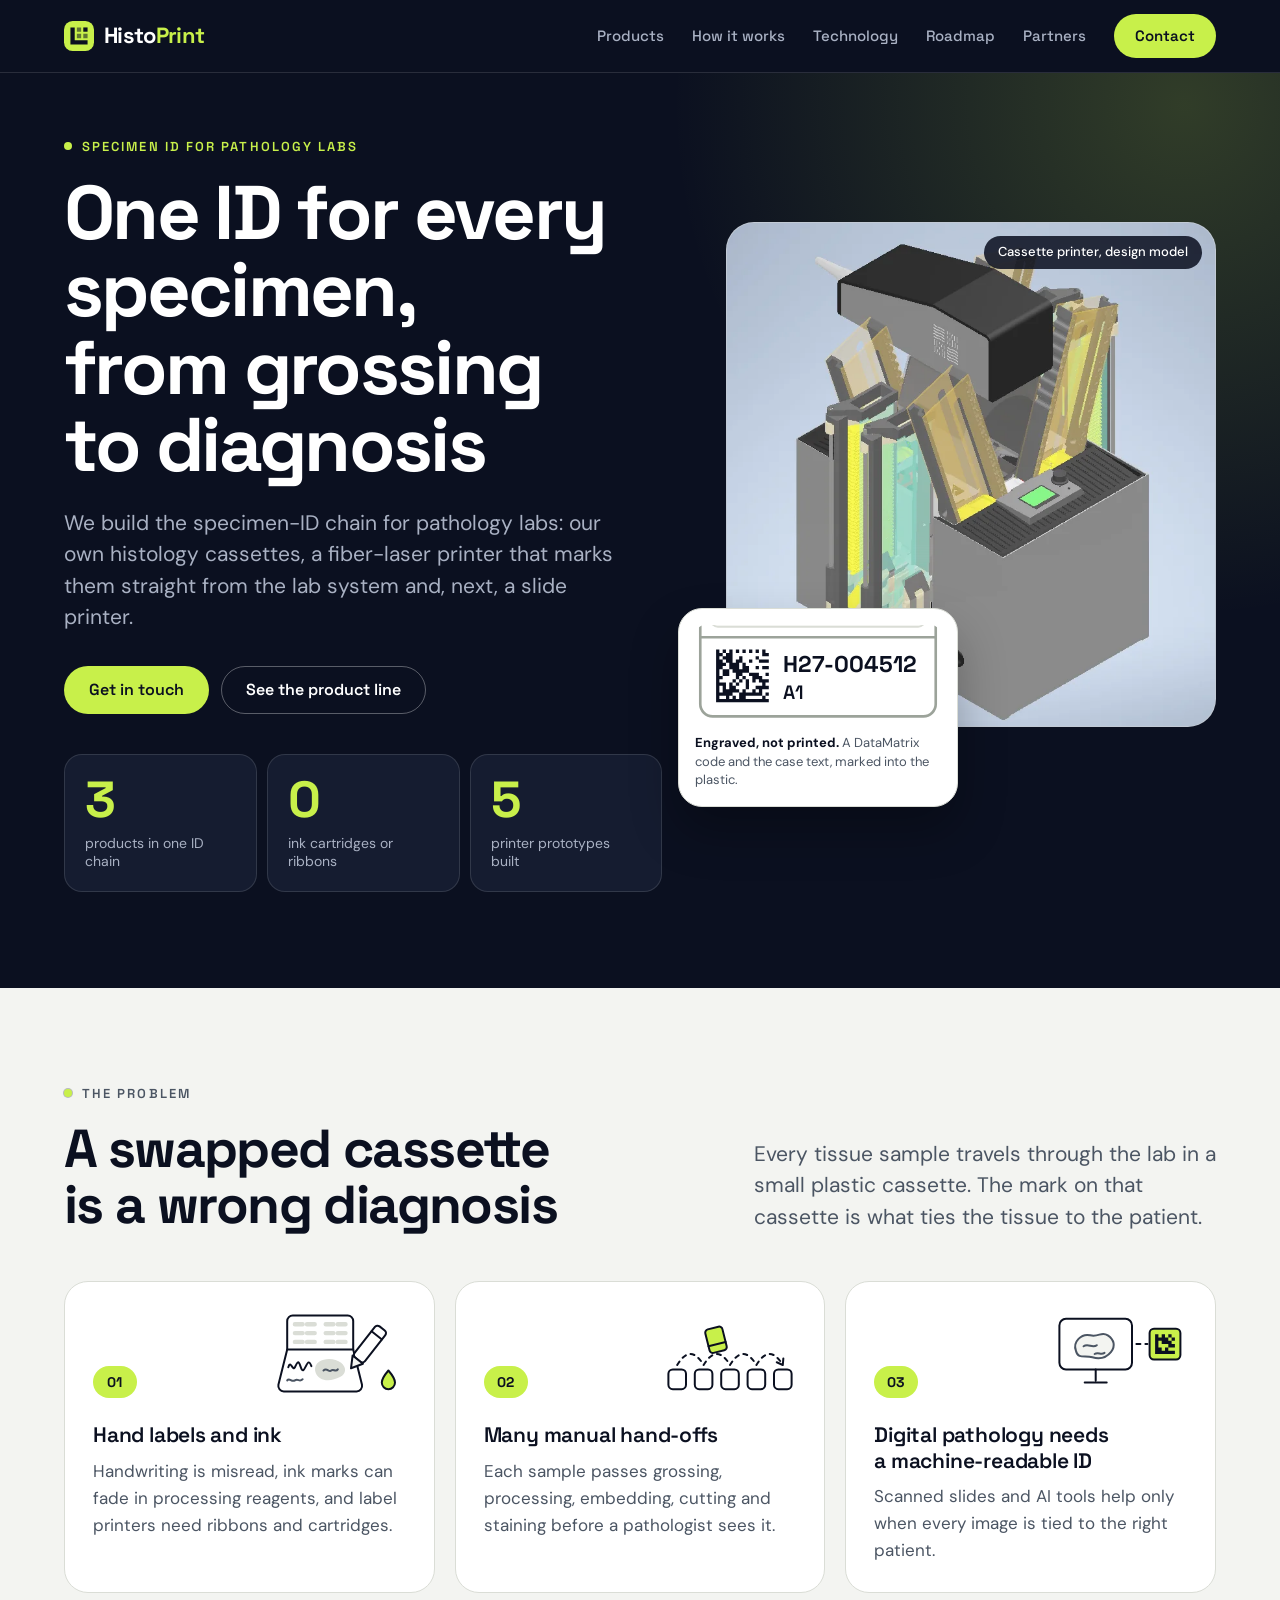
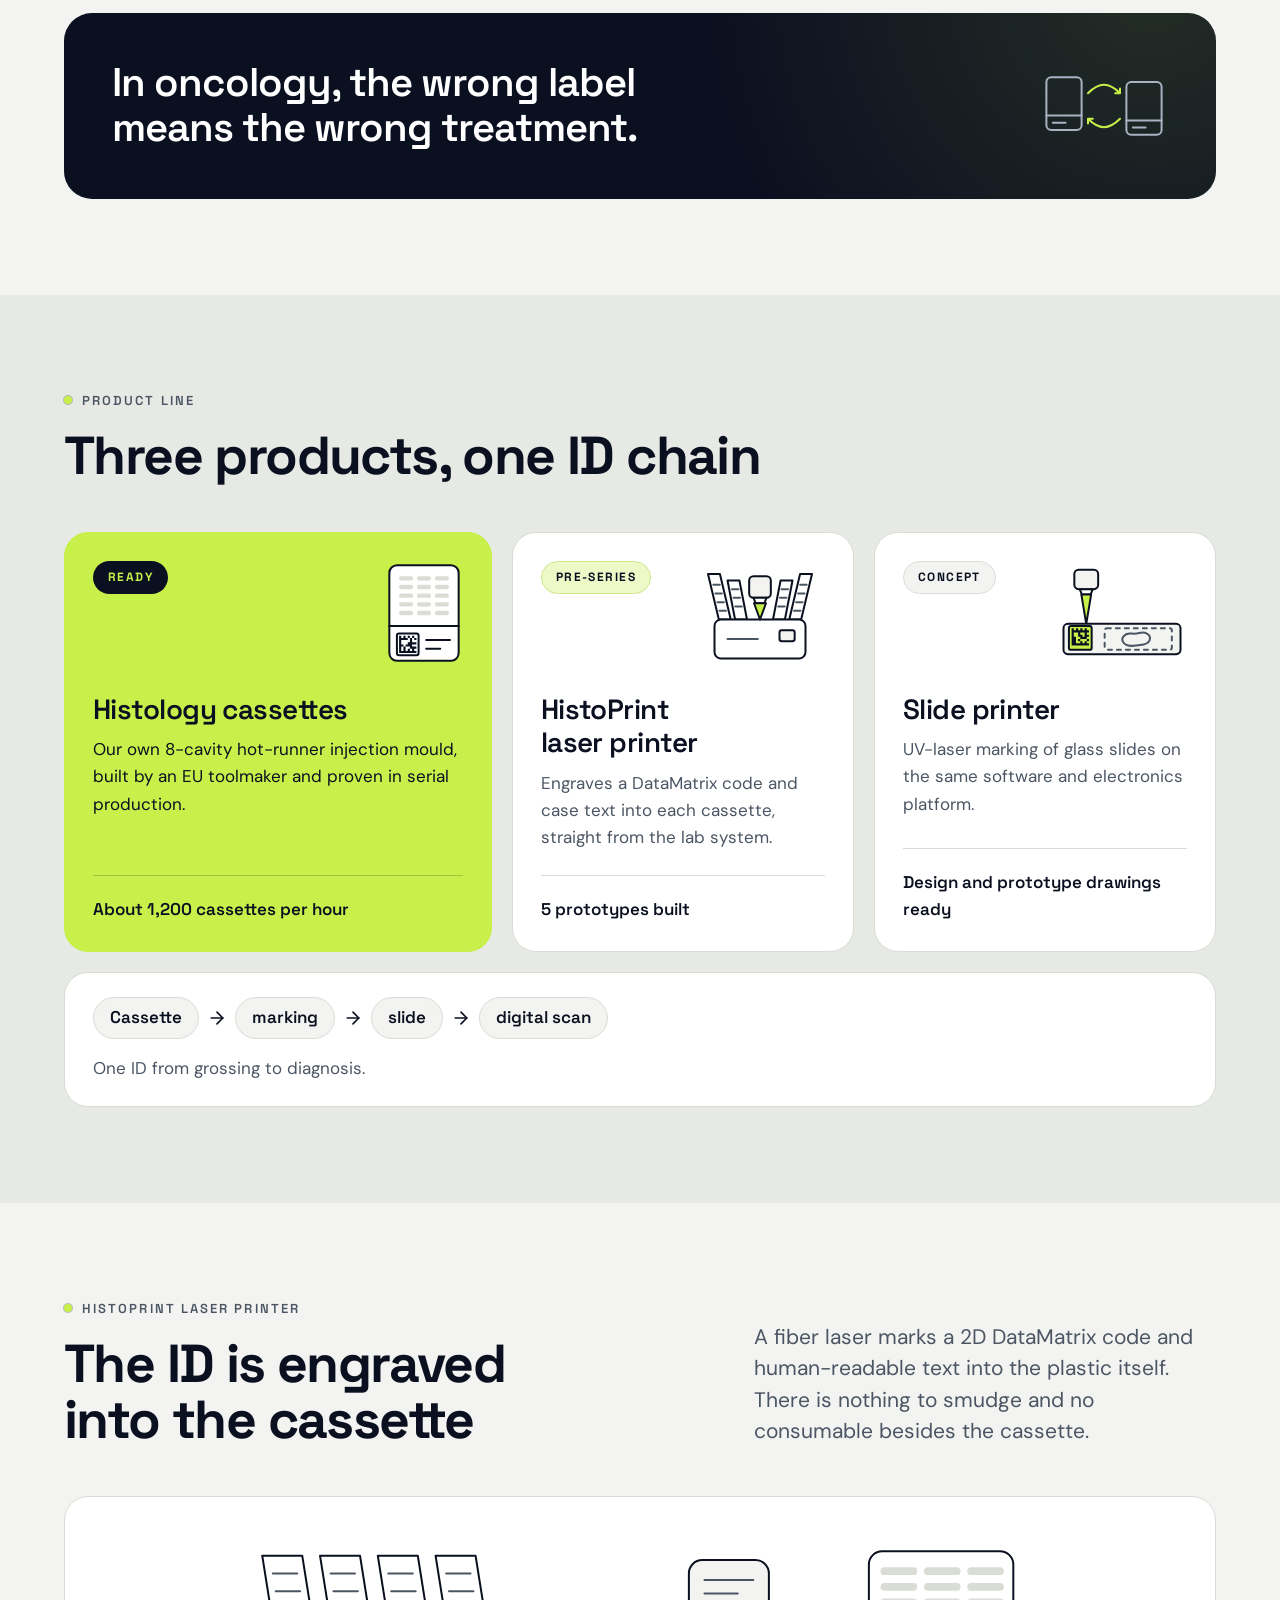
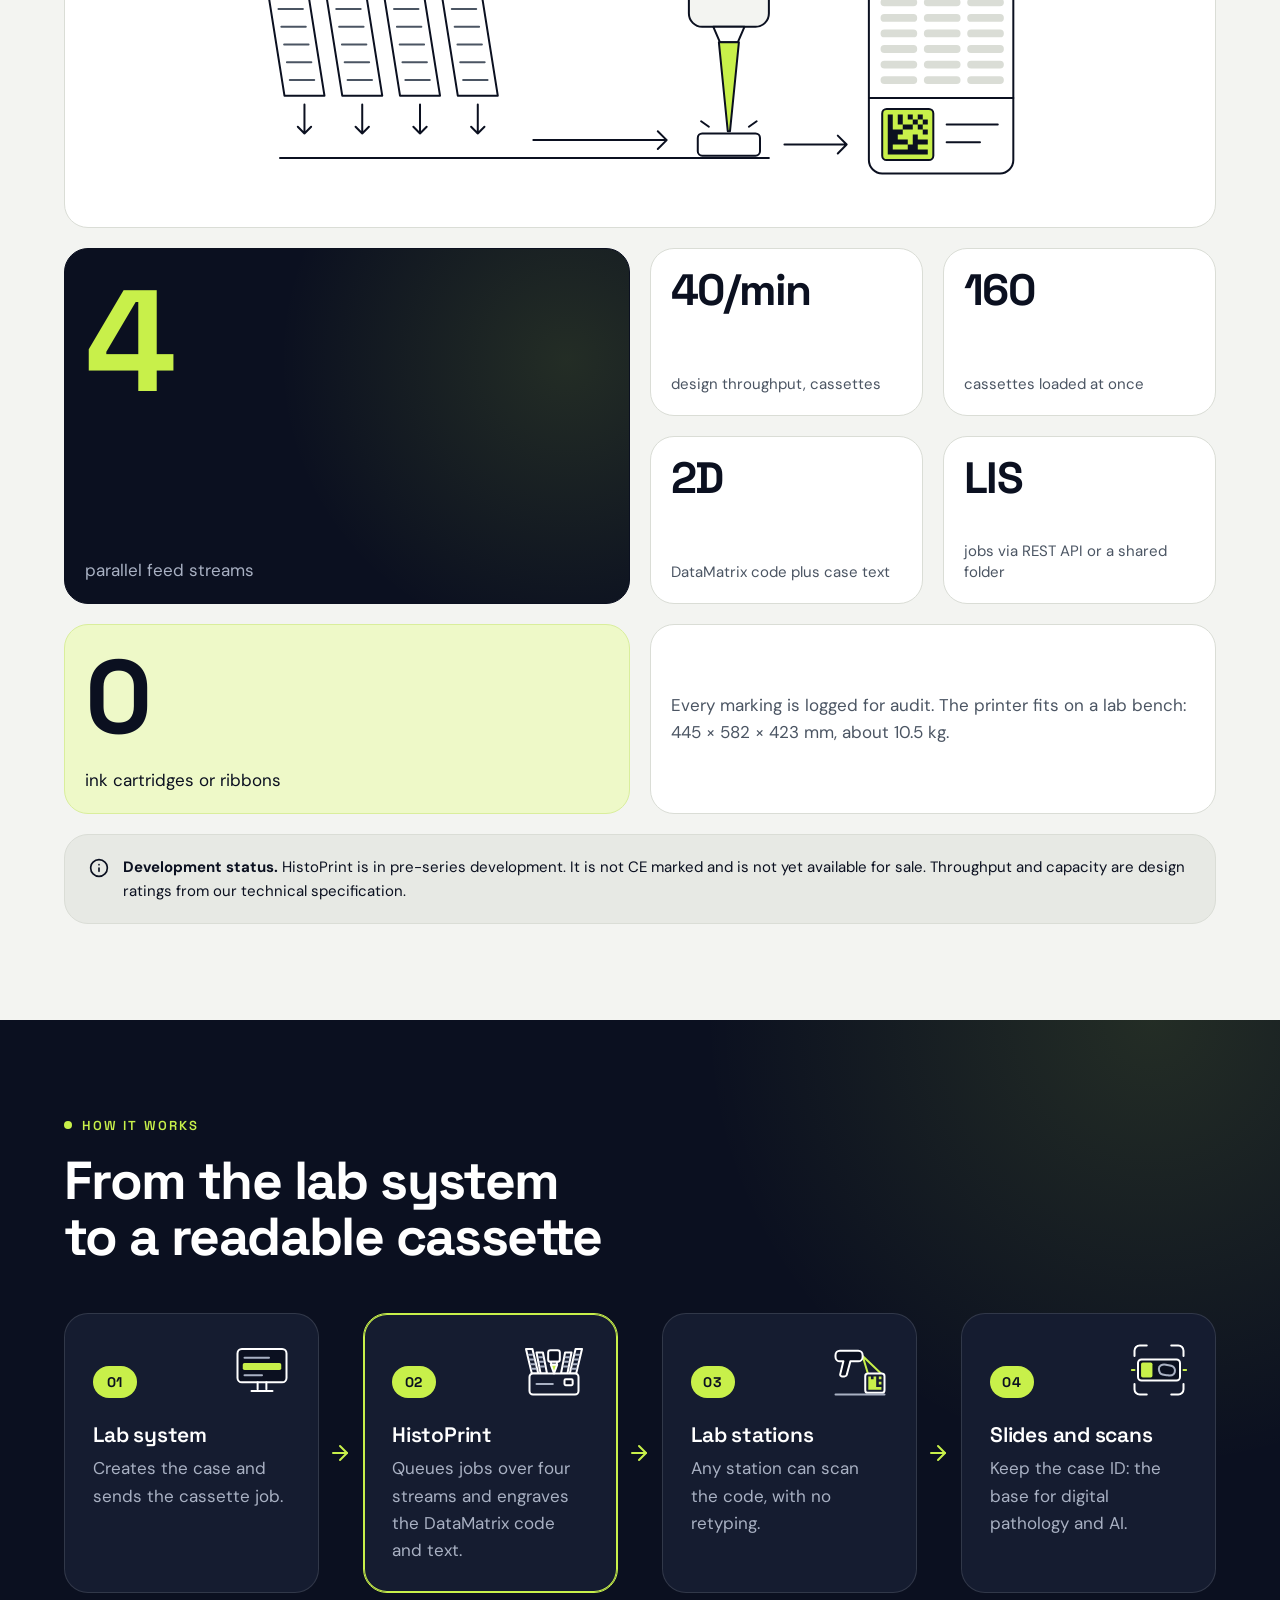
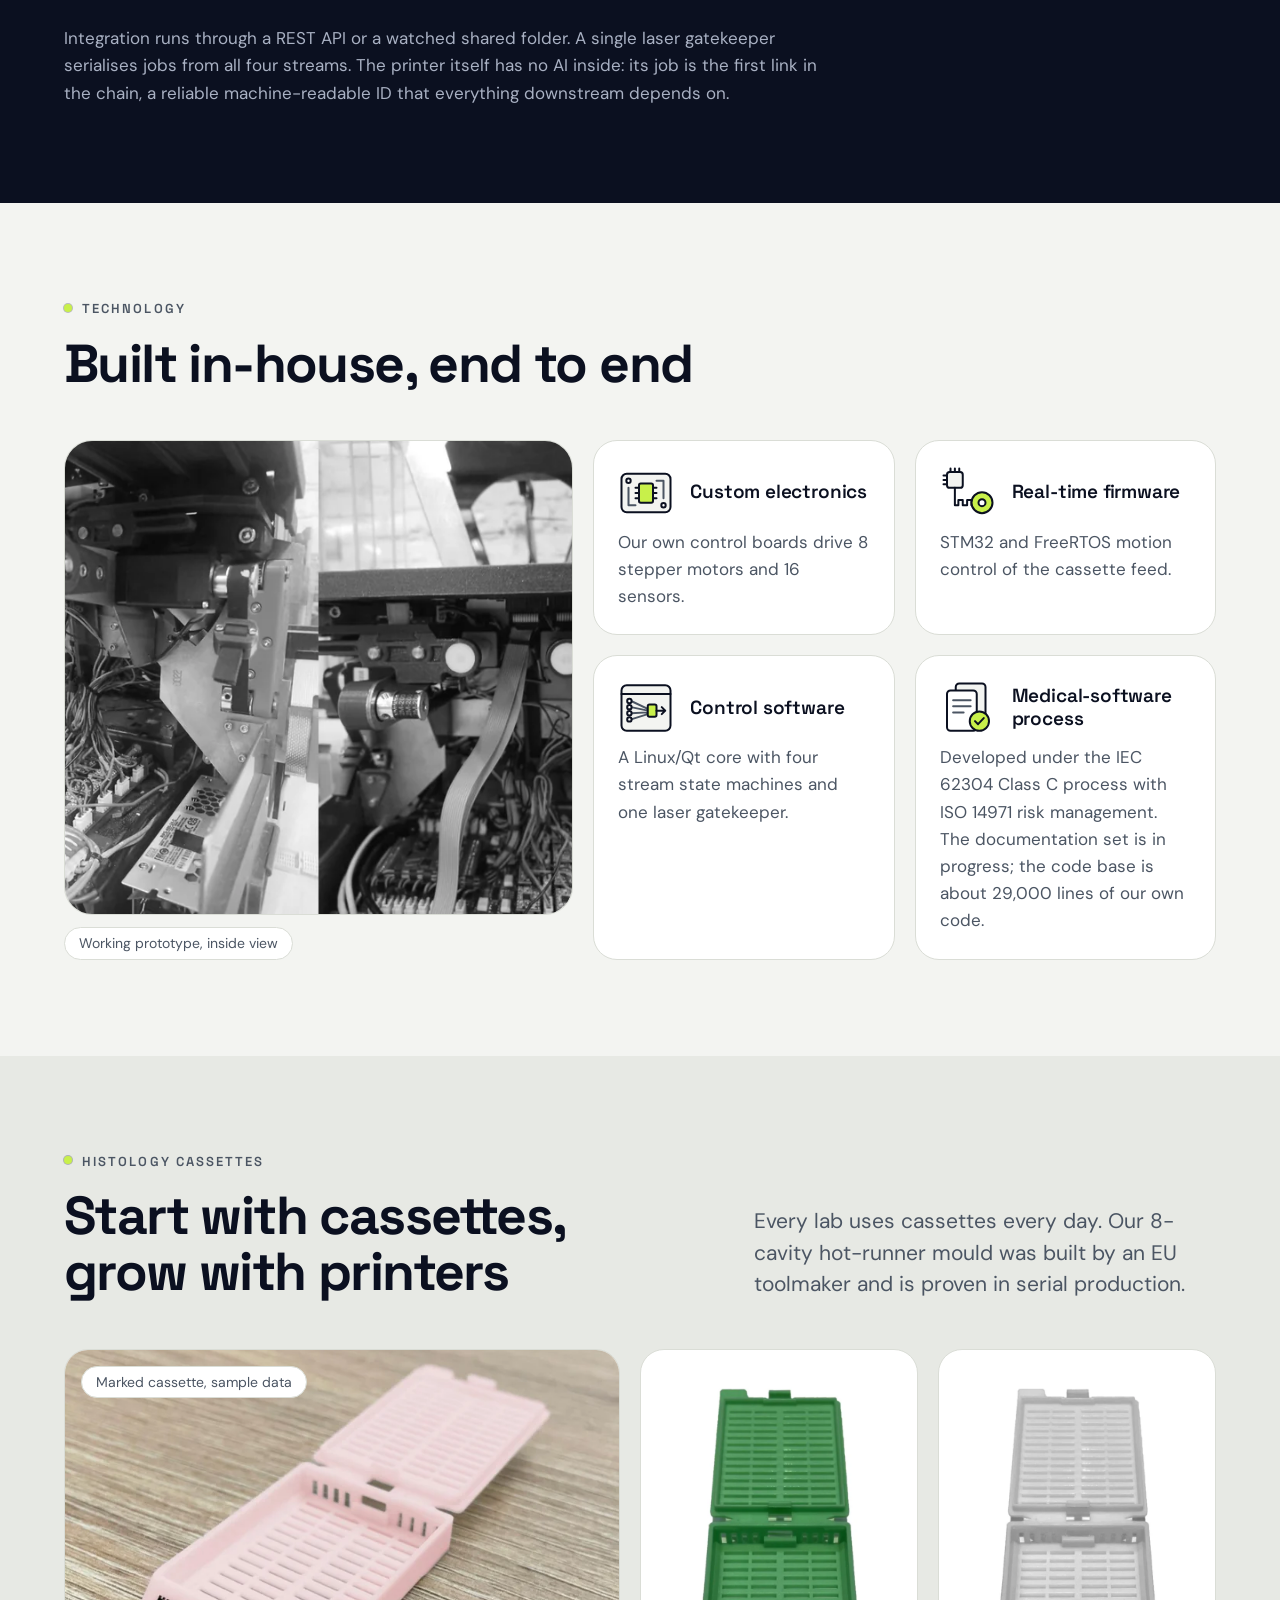
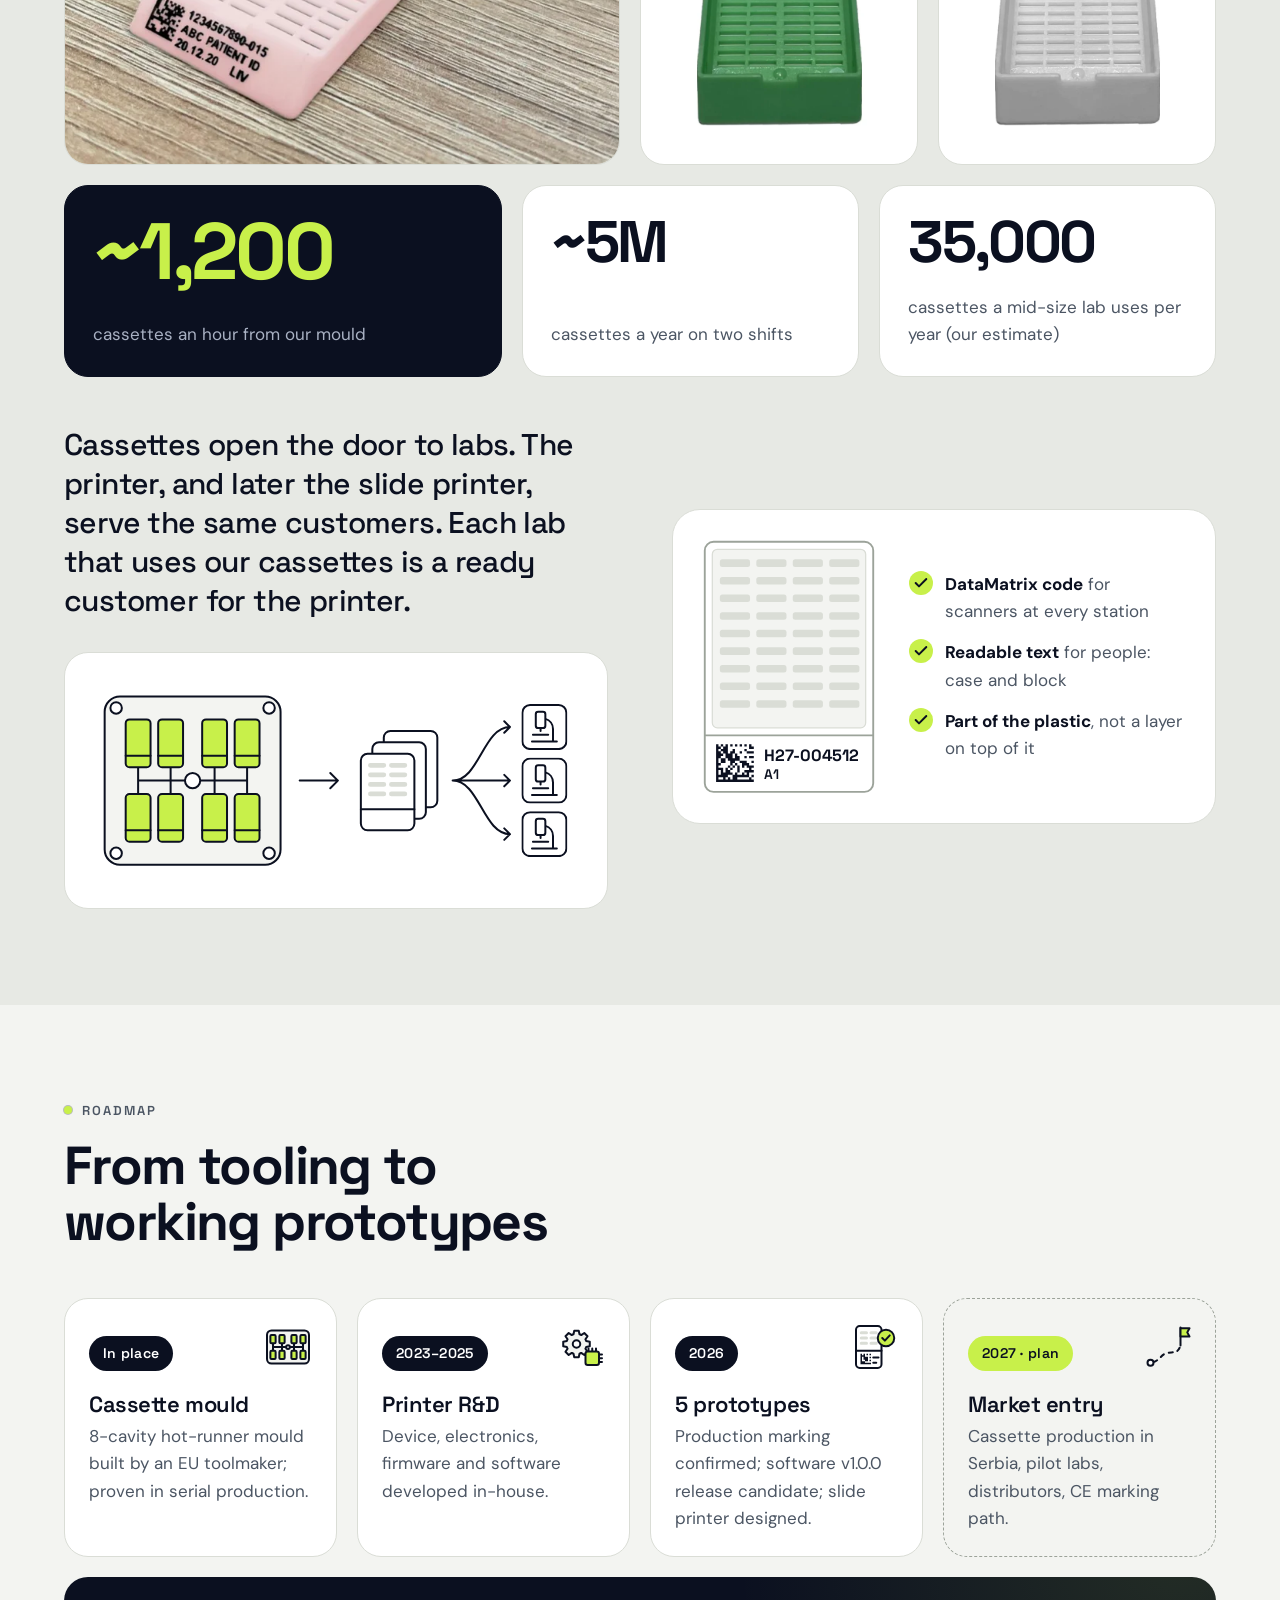
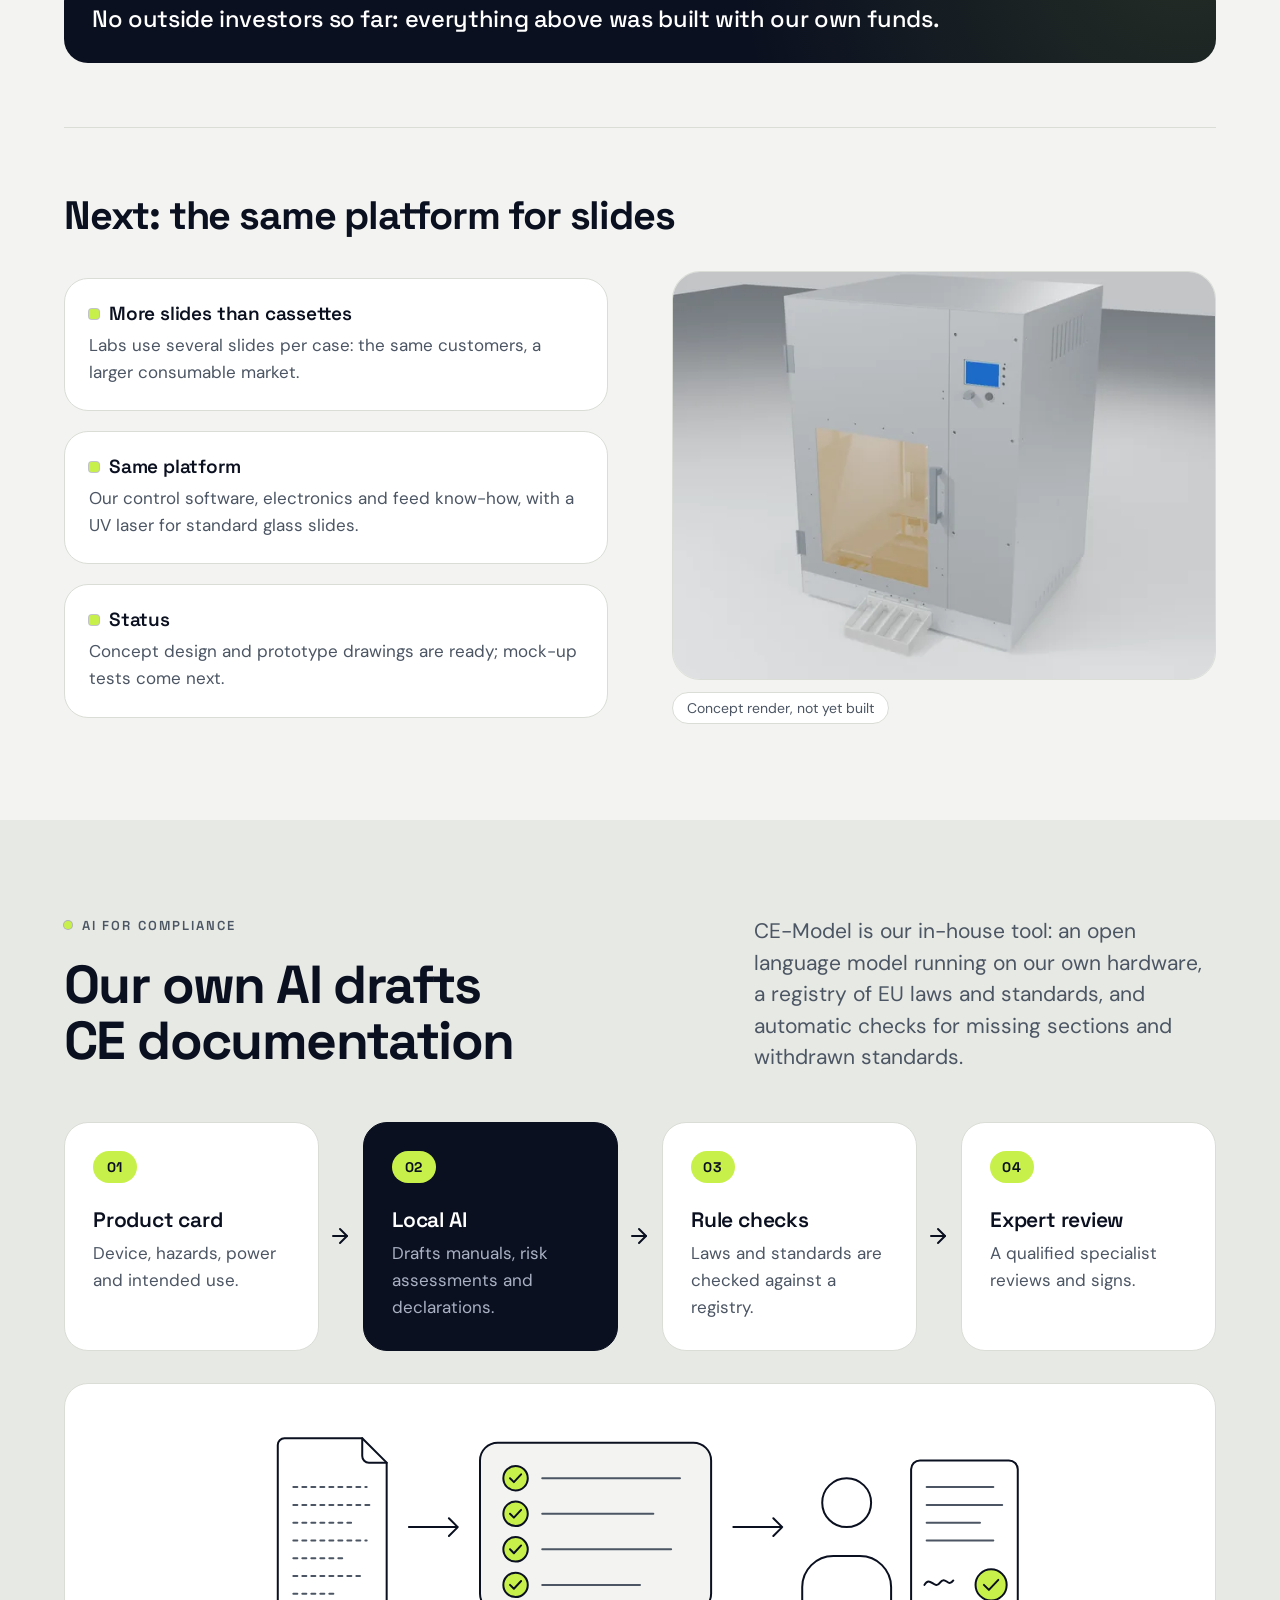
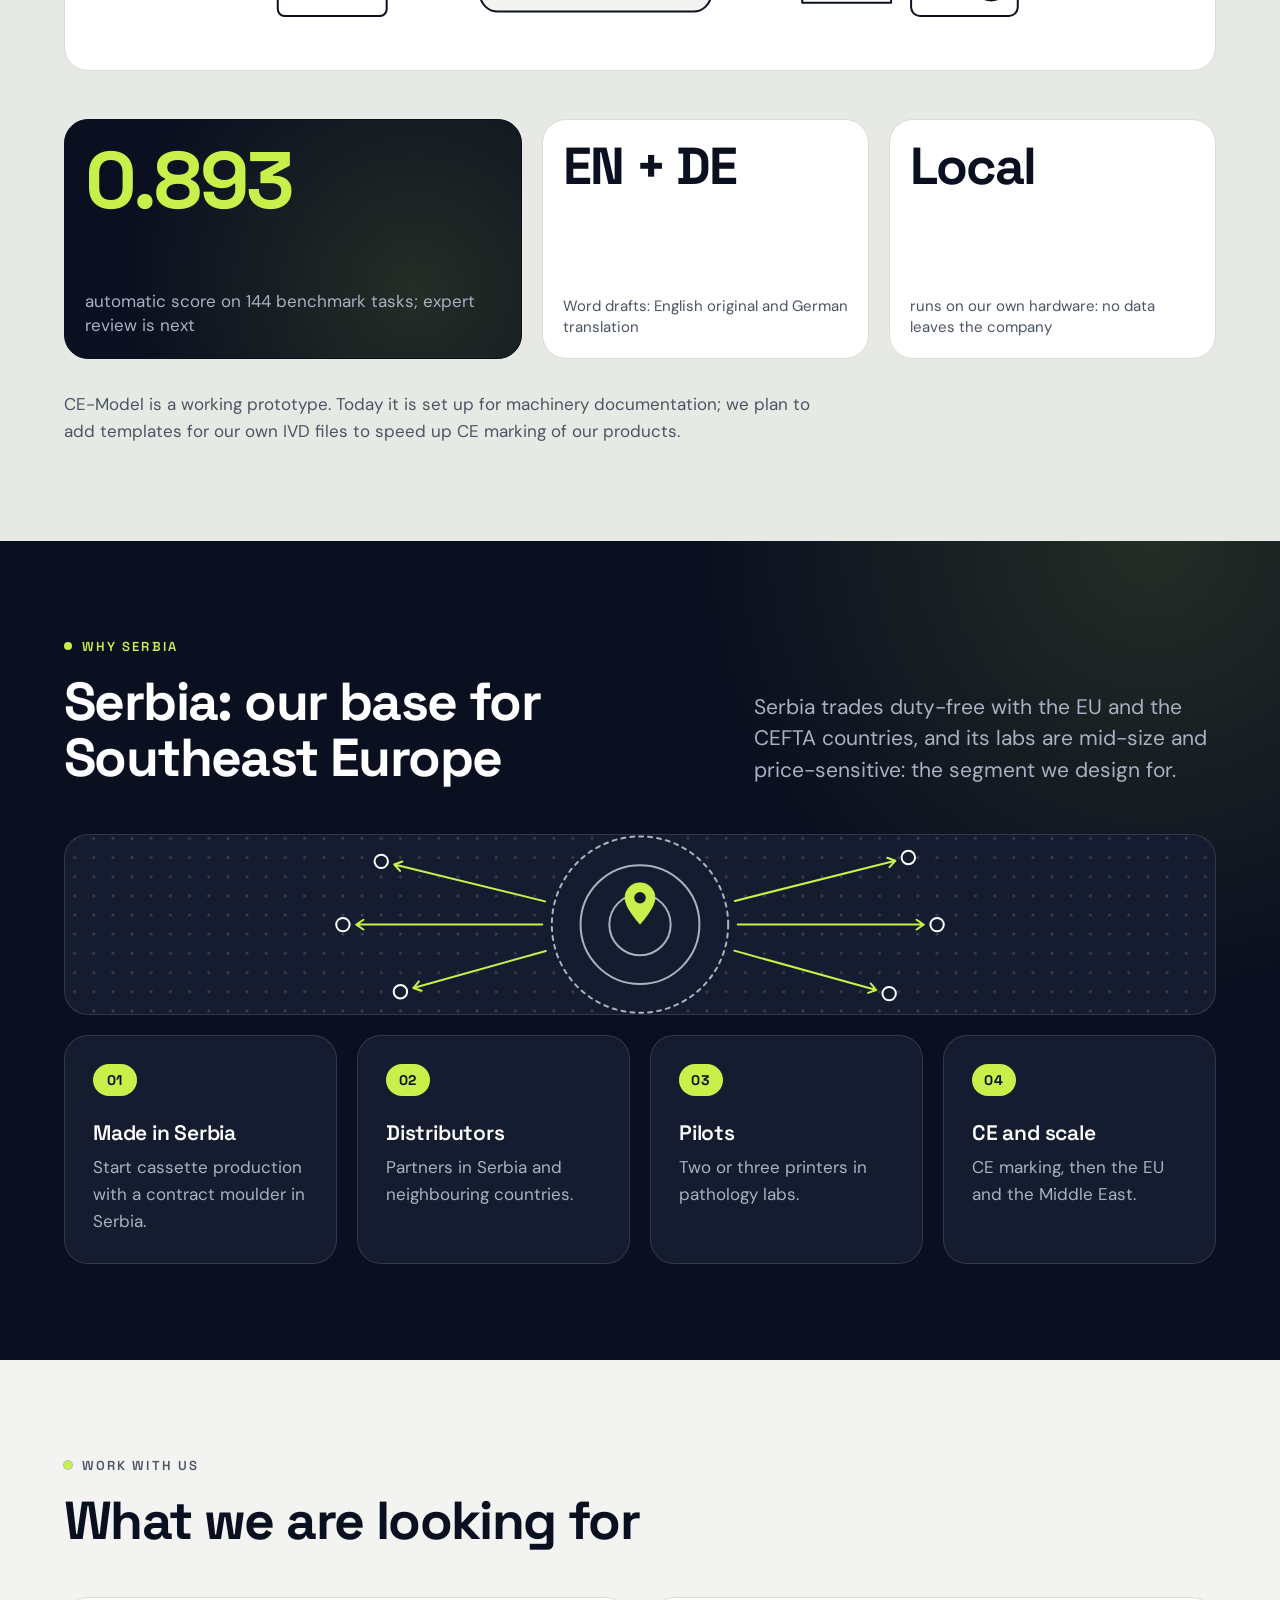
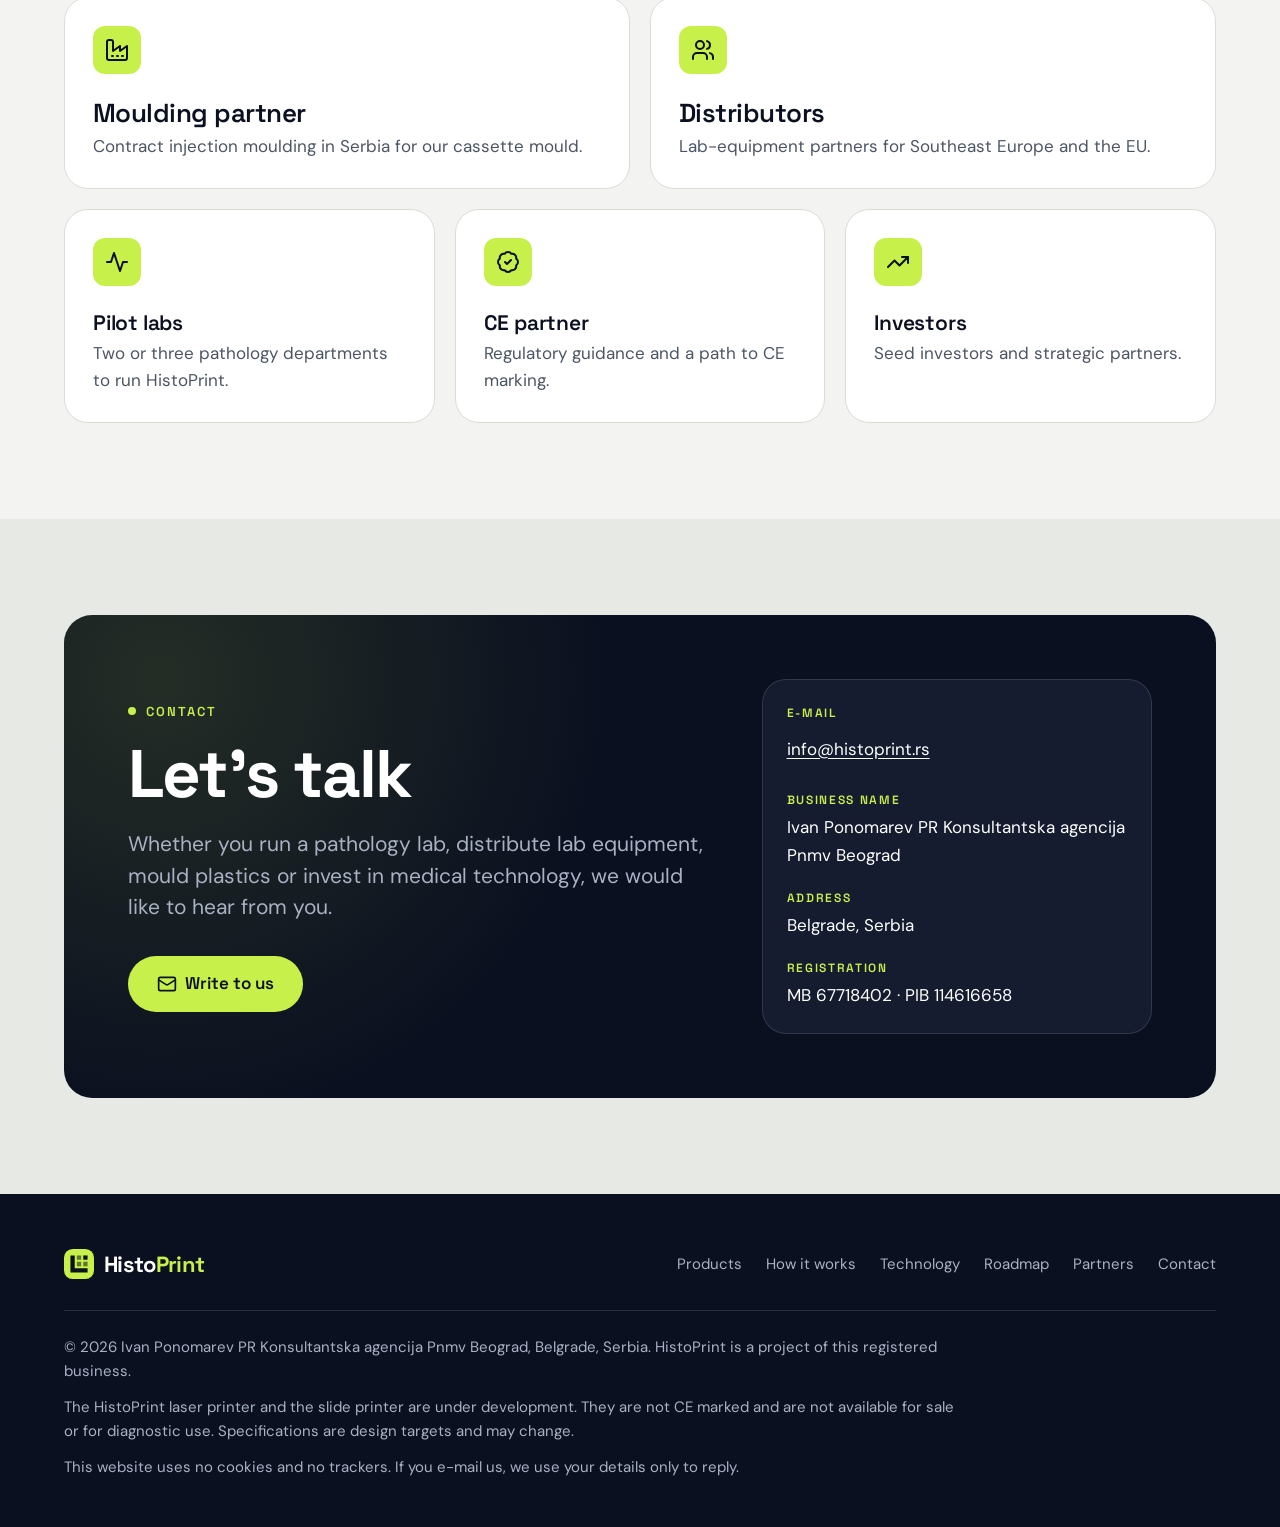
<file: index.html>
<!doctype html>
<html lang="en">
<head>
  <meta charset="utf-8">
  <meta name="viewport" content="width=device-width, initial-scale=1">
  <title>HistoPrint: specimen ID for pathology labs</title>
  <meta name="description" content="Histology cassettes from our own mould, a fiber-laser cassette printer driven by the lab system and, next, a slide printer: one ID from grossing to diagnosis.">
  <meta name="theme-color" content="#0B1020">
  <link rel="canonical" href="https://histoprint.rs/">
  <meta property="og:type" content="website">
  <meta property="og:url" content="https://histoprint.rs/">
  <meta property="og:image" content="https://histoprint.rs/assets/img/og-image.png">
  <meta property="og:image:width" content="1200">
  <meta property="og:image:height" content="630">
  <meta name="twitter:card" content="summary_large_image">
  <meta property="og:title" content="HistoPrint: specimen ID for pathology labs">
  <meta property="og:description" content="Our own histology cassettes, a fiber-laser cassette printer and, next, a slide printer: one ID from grossing to diagnosis.">
  <link rel="icon" href="favicon.ico" sizes="32x32">
  <link rel="icon" href="favicon.svg" type="image/svg+xml">
  <link rel="apple-touch-icon" href="apple-touch-icon.png">
  <link rel="preload" href="assets/fonts/space-grotesk-latin-var.woff2" as="font" type="font/woff2" crossorigin>
  <link rel="preload" href="assets/fonts/dm-sans-latin-var.woff2" as="font" type="font/woff2" crossorigin>
  <link rel="stylesheet" href="assets/css/styles.css">
  <script>document.documentElement.classList.add("js");</script>
  <script type="application/ld+json">
  {
    "@context": "https://schema.org",
    "@graph": [
      {
        "@type": "WebSite",
        "@id": "https://histoprint.rs/#website",
        "url": "https://histoprint.rs/",
        "name": "HistoPrint",
        "inLanguage": "en",
        "publisher": { "@id": "https://histoprint.rs/#organization" }
      },
      {
        "@type": "Organization",
        "@id": "https://histoprint.rs/#organization",
        "name": "HistoPrint",
        "legalName": "Ivan Ponomarev PR Konsultantska agencija Pnmv Beograd",
        "url": "https://histoprint.rs/",
        "logo": "https://histoprint.rs/apple-touch-icon.png",
        "image": "https://histoprint.rs/assets/img/og-image.png",
        "email": "info@histoprint.rs",
        "description": "Histology cassettes from our own mould, a fiber-laser cassette printer driven by the lab system and, next, a slide printer: one ID from grossing to diagnosis.",
        "address": {
          "@type": "PostalAddress",
          "addressLocality": "Belgrade",
          "addressCountry": "RS"
        }
      }
    ]
  }
  </script>
</head>
<body>
  <svg xmlns="http://www.w3.org/2000/svg" width="0" height="0" style="position:absolute" aria-hidden="true" focusable="false">
    <defs>
      <symbol id="i-arrow-right" viewBox="0 0 24 24"><path d="M5 12h14"/><path d="m12 5 7 7-7 7"/></symbol>
      <symbol id="i-menu" viewBox="0 0 24 24"><path d="M4 6h16"/><path d="M4 12h16"/><path d="M4 18h16"/></symbol>
      <symbol id="i-close" viewBox="0 0 24 24"><path d="M18 6 6 18"/><path d="m6 6 12 12"/></symbol>
      <symbol id="i-mail" viewBox="0 0 24 24"><rect width="20" height="16" x="2" y="4" rx="2"/><path d="m22 7-8.97 5.7a1.94 1.94 0 0 1-2.06 0L2 7"/></symbol>
      <symbol id="i-check" viewBox="0 0 24 24"><path d="M20 6 9 17l-5-5"/></symbol>
      <symbol id="i-info" viewBox="0 0 24 24"><circle cx="12" cy="12" r="10"/><path d="M12 16v-4"/><path d="M12 8h.01"/></symbol>
      <symbol id="i-factory" viewBox="0 0 24 24"><path d="M2 20a2 2 0 0 0 2 2h16a2 2 0 0 0 2-2V8l-7 5V8l-7 5V4a2 2 0 0 0-2-2H4a2 2 0 0 0-2 2Z"/><path d="M17 18h1"/><path d="M12 18h1"/><path d="M7 18h1"/></symbol>
      <symbol id="i-users" viewBox="0 0 24 24"><path d="M16 21v-2a4 4 0 0 0-4-4H6a4 4 0 0 0-4 4v2"/><circle cx="9" cy="7" r="4"/><path d="M22 21v-2a4 4 0 0 0-3-3.87"/><path d="M16 3.13a4 4 0 0 1 0 7.75"/></symbol>
      <symbol id="i-activity" viewBox="0 0 24 24"><path d="M22 12h-4l-3 9L9 3l-3 9H2"/></symbol>
      <symbol id="i-badge-check" viewBox="0 0 24 24"><path d="M3.85 8.62a4 4 0 0 1 4.78-4.77 4 4 0 0 1 6.74 0 4 4 0 0 1 4.78 4.78 4 4 0 0 1 0 6.74 4 4 0 0 1-4.77 4.78 4 4 0 0 1-6.75 0 4 4 0 0 1-4.78-4.77 4 4 0 0 1 0-6.76Z"/><path d="m9 12 2 2 4-4"/></symbol>
      <symbol id="i-trending-up" viewBox="0 0 24 24"><path d="M22 7 13.5 15.5 8.5 10.5 2 17"/><path d="M16 7h6v6"/></symbol>

      <!-- Brand mark: the L-shaped finder pattern of a DataMatrix code -->
      <symbol id="brand-mark" viewBox="0 0 28 28">
        <rect width="28" height="28" rx="8" fill="#C8F04A"/>
        <path fill="#0B1020" d="M6 6h4v12h12v4H6z"/>
        <path fill="#0B1020" d="M12 6h4v4h-4zM18 12h4v4h-4zM12 12h4v4h-4z" opacity=".55"/>
        <path fill="#0B1020" d="M18 6h4v4h-4z"/>
      </symbol>

      <!-- Pictogram of a lab: a tile with a microscope (tube, arm, stage, base) -->
      <symbol id="pict-lab" viewBox="0 0 48 48">
        <rect class="i-ln i-fw" x="1" y="1" width="46" height="46" rx="8"/>
        <path class="i-ln" d="M11 39h26M33 39V26a11 11 0 0 0-8-10.6M12 32h16M20 25v3"/>
        <rect class="i-ln i-fw" x="15" y="8" width="10" height="17" rx="2.5"/>
      </symbol>

      <!-- Pictogram of the cassette printer: four slanted hoppers around the laser head -->
      <symbol id="pict-printer" viewBox="0 0 120 96">
        <path class="i-ln i-fw" d="M22 54h11L23 12H12zM37 54h11l-7-36H30zM72 54h11l7-36H79zM87 54h11l10-42H97z"/>
        <path class="i-mu" d="M16.9 22h6M18.8 30h6M20.7 38h6M22.6 46h6M34.1 26h6M35.6 34h6M37.2 42h6M79.9 26h6M78.4 34h6M76.8 42h6M97.1 22h6M95.2 30h6M93.3 38h6M91.4 46h6"/>
        <rect class="i-ln i-fw" x="18" y="54" width="84" height="36" rx="6"/>
        <rect class="i-ln i-fp" x="78" y="64" width="14" height="10" rx="2"/>
        <path class="i-mu" d="M30 72h28"/>
        <rect class="i-ln i-fp" x="50" y="14" width="20" height="20" rx="4"/>
        <path class="i-ln i-fw" d="M54 34h12l-2 5h-8z"/>
        <path class="i-ln i-fa" d="M54.5 39h11L60 54z"/>
      </symbol>

      <!-- Stylised histology cassette, top view. The code is a real DataMatrix: H27-004512-A1 -->
      <g id="cassette-art">
        <rect x="6" y="6" width="268" height="398" rx="14" fill="#FFFFFF" stroke="#9CA39A" stroke-width="3"/>
        <rect x="18" y="18" width="244" height="284" rx="8" fill="#F3F4F1" stroke="#DADDD6" stroke-width="2"/>
        <g fill="#DADDD6">
          <rect x="30" y="34" width="48" height="12" rx="4"/><rect x="88" y="34" width="48" height="12" rx="4"/><rect x="146" y="34" width="48" height="12" rx="4"/><rect x="204" y="34" width="48" height="12" rx="4"/>
          <rect x="30" y="62" width="48" height="12" rx="4"/><rect x="88" y="62" width="48" height="12" rx="4"/><rect x="146" y="62" width="48" height="12" rx="4"/><rect x="204" y="62" width="48" height="12" rx="4"/>
          <rect x="30" y="90" width="48" height="12" rx="4"/><rect x="88" y="90" width="48" height="12" rx="4"/><rect x="146" y="90" width="48" height="12" rx="4"/><rect x="204" y="90" width="48" height="12" rx="4"/>
          <rect x="30" y="118" width="48" height="12" rx="4"/><rect x="88" y="118" width="48" height="12" rx="4"/><rect x="146" y="118" width="48" height="12" rx="4"/><rect x="204" y="118" width="48" height="12" rx="4"/>
          <rect x="30" y="146" width="48" height="12" rx="4"/><rect x="88" y="146" width="48" height="12" rx="4"/><rect x="146" y="146" width="48" height="12" rx="4"/><rect x="204" y="146" width="48" height="12" rx="4"/>
          <rect x="30" y="174" width="48" height="12" rx="4"/><rect x="88" y="174" width="48" height="12" rx="4"/><rect x="146" y="174" width="48" height="12" rx="4"/><rect x="204" y="174" width="48" height="12" rx="4"/>
          <rect x="30" y="202" width="48" height="12" rx="4"/><rect x="88" y="202" width="48" height="12" rx="4"/><rect x="146" y="202" width="48" height="12" rx="4"/><rect x="204" y="202" width="48" height="12" rx="4"/>
          <rect x="30" y="230" width="48" height="12" rx="4"/><rect x="88" y="230" width="48" height="12" rx="4"/><rect x="146" y="230" width="48" height="12" rx="4"/><rect x="204" y="230" width="48" height="12" rx="4"/>
          <rect x="30" y="258" width="48" height="12" rx="4"/><rect x="88" y="258" width="48" height="12" rx="4"/><rect x="146" y="258" width="48" height="12" rx="4"/><rect x="204" y="258" width="48" height="12" rx="4"/>
        </g>
        <path d="M6 314h268" stroke="#9CA39A" stroke-width="3"/>
        <g transform="translate(24 328) scale(3.75)" fill="#0B1020">
          <path d="M0 0h1v1h-1zM2 0h1v1h-1zM4 0h1v1h-1zM6 0h1v1h-1zM8 0h1v1h-1zM10 0h1v1h-1zM12 0h1v1h-1zM14 0h1v1h-1zM0 1h2v1h-2zM3 1h2v1h-2zM14 1h2v1h-2zM0 2h1v1h-1zM2 2h3v1h-3zM7 2h1v1h-1zM12 2h1v1h-1zM0 3h2v1h-2zM3 3h2v1h-2zM6 3h2v1h-2zM10 3h1v1h-1zM13 3h3v1h-3zM0 4h3v1h-3zM4 4h3v1h-3zM8 4h1v1h-1zM0 5h2v1h-2zM4 5h3v1h-3zM8 5h2v1h-2zM12 5h1v1h-1zM14 5h2v1h-2zM0 6h1v1h-1zM2 6h2v1h-2zM5 6h5v1h-5zM0 7h1v1h-1zM2 7h2v1h-2zM6 7h2v1h-2zM10 7h3v1h-3zM15 7h1v1h-1zM0 8h2v1h-2zM6 8h1v1h-1zM8 8h1v1h-1zM11 8h3v1h-3zM0 9h1v1h-1zM5 9h1v1h-1zM7 9h1v1h-1zM9 9h1v1h-1zM11 9h1v1h-1zM13 9h3v1h-3zM0 10h3v1h-3zM4 10h1v1h-1zM6 10h1v1h-1zM9 10h1v1h-1zM14 10h1v1h-1zM0 11h1v1h-1zM2 11h1v1h-1zM4 11h2v1h-2zM9 11h1v1h-1zM12 11h4v1h-4zM0 12h1v1h-1zM2 12h5v1h-5zM8 12h1v1h-1zM11 12h1v1h-1zM13 12h1v1h-1zM0 13h5v1h-5zM7 13h7v1h-7zM15 13h1v1h-1zM0 14h1v1h-1zM3 14h1v1h-1zM5 14h1v1h-1zM7 14h2v1h-2zM14 14h1v1h-1zM0 15h16v1h-16z"/>
        </g>
        <text x="100" y="354" font-family="Space Grotesk, Arial, sans-serif" font-size="26" font-weight="700" fill="#0B1020">H27-004512</text>
        <text x="100" y="384" font-family="Space Grotesk, Arial, sans-serif" font-size="22" font-weight="600" fill="#0B1020">A1</text>
      </g>
    </defs>
  </svg>

  <a class="skip-link" href="#main">Skip to content</a>

  <header class="site-header">
    <div class="container site-header__bar">
      <a class="brand" href="#top" aria-label="HistoPrint, back to top">
        <svg class="brand__mark" aria-hidden="true"><use href="#brand-mark"/></svg>
        <span>Histo<span class="brand__accent">Print</span></span>
      </a>
      <button class="nav-toggle" type="button" aria-expanded="false" aria-controls="site-nav">
        <span class="visually-hidden">Menu</span>
        <svg class="icon nav-toggle__open" aria-hidden="true"><use href="#i-menu"/></svg>
        <svg class="icon nav-toggle__close" aria-hidden="true"><use href="#i-close"/></svg>
      </button>
      <nav class="nav" id="site-nav" aria-label="Main">
        <ul class="nav__list">
          <li><a class="nav__link" href="#products">Products</a></li>
          <li><a class="nav__link" href="#how">How it works</a></li>
          <li><a class="nav__link" href="#technology">Technology</a></li>
          <li><a class="nav__link" href="#roadmap">Roadmap</a></li>
          <li><a class="nav__link" href="#partners">Partners</a></li>
          <li class="nav__cta"><a class="btn btn--on-dark" href="#contact">Contact</a></li>
        </ul>
      </nav>
    </div>
  </header>

  <main id="main">
    <section class="hero" id="top">
      <div class="container hero__grid">
        <div>
          <p class="eyebrow">Specimen ID for pathology labs</p>
          <h1>One ID for every specimen, from grossing to diagnosis</h1>
          <p class="lead">We build the specimen-ID chain for pathology labs: our own histology cassettes, a fiber-laser printer that marks them straight from the lab system and, next, a slide printer.</p>
          <div class="hero__actions">
            <a class="btn btn--on-dark" href="#contact">Get in touch</a>
            <a class="btn btn--ghost-on-dark" href="#products">See the product line</a>
          </div>
          <dl class="hero__facts">
            <div><dt>products in one ID chain</dt><dd>3</dd></div>
            <div><dt>ink cartridges or ribbons</dt><dd>0</dd></div>
            <div><dt>printer prototypes built</dt><dd>5</dd></div>
          </dl>
        </div>
        <div class="hero__visual">
          <figure>
            <div class="hero__frame">
              <img src="assets/img/printer-design-model.webp" width="752" height="776" alt="HistoPrint cassette printer, design model: four cassette hoppers around the laser marking head" fetchpriority="high">
            </div>
            <figcaption class="hero__caption">Cassette printer, design model</figcaption>
          </figure>
          <div class="mark-card">
            <svg viewBox="0 300 280 110" role="img" aria-label="Writing face of a cassette with an engraved DataMatrix code and the text H27-004512, block A1"><use href="#cassette-art"/></svg>
            <p><strong>Engraved, not printed.</strong> A DataMatrix code and the case text, marked into the plastic.</p>
          </div>
        </div>
      </div>
    </section>

    <section class="section" id="problem">
      <div class="container">
        <div class="section__head reveal">
          <p class="eyebrow">The problem</p>
          <h2>A swapped cassette is a wrong diagnosis</h2>
          <p class="lead">Every tissue sample travels through the lab in a small plastic cassette. The mark on that cassette is what ties the tissue to the patient.</p>
        </div>
        <div class="grid grid--3">
          <article class="card card--topline reveal">
            <div class="card__head">
              <p class="card__num">01</p>
              <svg class="ill ill--spot" viewBox="0 0 120 80" width="120" height="80" aria-hidden="true" focusable="false">
                <rect class="i-ln i-fw" x="12" y="5" width="60" height="36" rx="5"/>
                <path class="i-sl" stroke-width="4" d="M19 13h7M30 13h7M47 13h7M58 13h7M19 21h7M30 21h7M47 21h7M58 21h7M19 29h7M30 29h7M47 29h7M58 29h7"/>
                <path class="i-ln i-fw" d="M12 36h60l8 32a5 5 0 0 1-5 6H9a5 5 0 0 1-5-6z"/>
                <path class="i-ln" d="M13 52c2-7 4 4 6 0s3-7 5-1 3 4 5 0 3-5 5 0"/>
                <path class="i-fd" d="M41 47c6-4 15-3 20 1s5 10-1 13-13 4-18 1-7-11-1-15z"/>
                <path class="i-mu" d="M12 64c2-3 4 2 7 0s4 2 7-1M45 55c3-3 5 2 7 0s4 2 6-1"/>
                <g transform="translate(70 53) rotate(38)">
                  <rect class="i-ln i-fw" x="-6" y="-46" width="12" height="36" rx="3"/>
                  <path class="i-ln i-fp" d="M-6-10H6L0 0z"/>
                  <path class="i-ln" d="M-6-38H6"/>
                </g>
                <path class="i-ln i-fa" d="M110 66a6 6 0 0 1-12 0c0-4 6-11 6-11s6 7 6 11z"/>
              </svg>
            </div>
            <h3>Hand labels and ink</h3>
            <p>Handwriting is misread, ink marks can fade in processing reagents, and label printers need ribbons and cartridges.</p>
          </article>
          <article class="card card--topline reveal">
            <div class="card__head">
              <p class="card__num">02</p>
              <svg class="ill ill--spot" viewBox="0 0 120 80" width="120" height="80" aria-hidden="true" focusable="false">
                <path class="i-ln i-da" d="M12 50Q24 30 36 50M36 50Q48 30 60 50M60 50Q72 30 84 50M84 50Q96 30 108 50"/>
                <path class="i-ln" d="M102.5 47.5 108 50l.5-6"/>
                <rect class="i-ln i-fw" x="4" y="54" width="16" height="18" rx="4"/>
                <rect class="i-ln i-fw" x="28" y="54" width="16" height="18" rx="4"/>
                <rect class="i-ln i-fw" x="52" y="54" width="16" height="18" rx="4"/>
                <rect class="i-ln i-fw" x="76" y="54" width="16" height="18" rx="4"/>
                <rect class="i-ln i-fw" x="100" y="54" width="16" height="18" rx="4"/>
                <g transform="rotate(-14 48 30)">
                  <rect class="i-ln i-fa" x="40" y="16" width="16" height="22" rx="3"/>
                  <path class="i-ln" d="M40 31h16"/>
                </g>
              </svg>
            </div>
            <h3>Many manual hand-offs</h3>
            <p>Each sample passes grossing, processing, embedding, cutting and staining before a pathologist sees it.</p>
          </article>
          <article class="card card--topline reveal">
            <div class="card__head">
              <p class="card__num">03</p>
              <svg class="ill ill--spot" viewBox="0 0 120 80" width="120" height="80" aria-hidden="true" focusable="false">
                <rect class="i-ln i-fw" x="4" y="8" width="66" height="46" rx="6"/>
                <path class="i-ln" d="M37 54v10M27 66h20"/>
                <path class="i-mu i-fp" d="M19 37c-3-8 5-16 13-14s10-4 16 0 7 10 3 15-10 7-17 5-13 2-15-6z"/>
                <path class="i-mu" d="M26 33c4-3 8 2 12-1M36 40c3-2 6 1 9-1"/>
                <path class="i-ln i-da" d="M74 31h10"/>
                <rect class="i-ln i-fa" x="86" y="17" width="28" height="28" rx="4"/>
                <path class="i-fm" d="M91 22h3v3h-3zM97 22h3v3h-3zM103 22h3v3h-3zM91 25h12v3h-12zM106 25h3v3h-3zM91 28h3v3h-3zM97 28h9v3h-9zM91 31h3v3h-3zM103 31h6v3h-6zM91 34h6v3h-6zM100 34h3v3h-3zM91 37h18v3h-18z"/>
              </svg>
            </div>
            <h3>Digital pathology needs a machine-readable ID</h3>
            <p>Scanned slides and AI tools help only when every image is tied to the right patient.</p>
          </article>
        </div>
        <p class="statement statement--ill reveal">In oncology, the wrong label means the wrong treatment.<svg class="ill statement__ill" viewBox="0 0 160 100" width="160" height="100" aria-hidden="true" focusable="false"><rect class="i-mu" x="8" y="14" width="44" height="66" rx="6"/><path class="i-mu" d="M8 62h44M16 71h16"/><rect class="i-mu" x="108" y="20" width="44" height="66" rx="6"/><path class="i-mu" d="M108 68h44M116 77h16"/><path class="i-sa" d="M60 34c14-14 26-14 40 0M94 34h6v-6M100 66c-14 14-26 14-40 0M66 66h-6v6"/></svg></p>
      </div>
    </section>

    <section class="section section--alt" id="products">
      <div class="container">
        <div class="section__head reveal">
          <p class="eyebrow">Product line</p>
          <h2>Three products, one ID chain</h2>
        </div>
        <div class="grid grid--3 bento-products">
          <article class="card product product--ready reveal">
            <div class="product__top">
              <p class="chip chip--ready">Ready</p>
              <svg class="ill ill--pict" viewBox="0 0 72 96" width="72" height="96" aria-hidden="true" focusable="false">
                <rect class="i-ln i-fw" x="4" y="4" width="64" height="88" rx="7"/>
                <path class="i-sl" stroke-width="4" d="M15 16h9M31.5 16h9M48 16h9M15 24h9M31.5 24h9M48 24h9M15 32h9M31.5 32h9M48 32h9M15 40h9M31.5 40h9M48 40h9M15 48h9M31.5 48h9M48 48h9"/>
                <path class="i-ln" d="M4 60h64"/>
                <rect class="i-ln i-fa" x="11" y="67" width="20" height="20" rx="2"/>
                <path class="i-fm" d="M13 69h2v2h-2zM17 69h2v2h-2zM21 69h2v2h-2zM25 69h2v2h-2zM13 71h8v2h-8zM23 71h2v2h-2zM27 71h2v2h-2zM13 73h2v2h-2zM23 73h2v2h-2zM13 75h2v2h-2zM21 75h8v2h-8zM13 77h4v2h-4zM19 77h6v2h-6zM13 79h2v2h-2zM17 79h2v2h-2zM23 79h6v2h-6zM13 81h2v2h-2zM17 81h2v2h-2zM21 81h2v2h-2zM25 81h2v2h-2zM13 83h16v2h-16z"/>
                <path class="i-ln" d="M38 73h22M38 81h13"/>
              </svg>
            </div>
            <h3>Histology cassettes</h3>
            <p>Our own 8-cavity hot-runner injection mould, built by an EU toolmaker and proven in serial production.</p>
            <p class="product__meta">About 1,200 cassettes per hour</p>
          </article>
          <article class="card product reveal">
            <div class="product__top">
              <p class="chip chip--pre">Pre-series</p>
              <svg class="ill ill--pict" viewBox="0 0 120 96" width="120" height="96" aria-hidden="true" focusable="false"><use href="#pict-printer"/></svg>
            </div>
            <h3>HistoPrint laser printer</h3>
            <p>Engraves a DataMatrix code and case text into each cassette, straight from the lab system.</p>
            <p class="product__meta">5 prototypes built</p>
          </article>
          <article class="card product reveal">
            <div class="product__top">
              <p class="chip chip--concept">Concept</p>
              <svg class="ill ill--pict" viewBox="0 0 120 96" width="120" height="96" aria-hidden="true" focusable="false">
                <rect class="i-ln i-fp" x="16" y="8" width="22" height="18" rx="4"/>
                <path class="i-ln i-fw" d="M21 26h12l-2 5h-8z"/>
                <path class="i-ln i-fa" d="M22.5 31h9L27 58z"/>
                <rect class="i-ln i-fp" x="6" y="58" width="108" height="28" rx="4"/>
                <rect class="i-ln i-fa" x="11" y="60" width="21" height="22" rx="2"/>
                <path class="i-fm" d="M13.5 62h2v2h-2zM17.5 62h2v2h-2zM21.5 62h2v2h-2zM25.5 62h2v2h-2zM13.5 64h16v2h-16zM13.5 66h2v2h-2zM19.5 66h2v2h-2zM25.5 66h2v2h-2zM13.5 68h2v2h-2zM19.5 68h4v2h-4zM25.5 68h4v2h-4zM13.5 70h4v2h-4zM21.5 70h6v2h-6zM13.5 72h4v2h-4zM19.5 72h2v2h-2zM27.5 72h2v2h-2zM13.5 74h4v2h-4zM21.5 74h2v2h-2zM25.5 74h2v2h-2zM13.5 76h16v2h-16z"/>
                <rect class="i-mu i-da" x="44" y="62" width="62" height="20" rx="2"/>
                <path class="i-mu" d="M62 76c-4-4 0-10 7-9s9-3 14 0 3 9-3 10-14 3-18-1z"/>
              </svg>
            </div>
            <h3>Slide printer</h3>
            <p>UV-laser marking of glass slides on the same software and electronics platform.</p>
            <p class="product__meta">Design and prototype drawings ready</p>
          </article>
        </div>
        <p class="chain reveal">
          <span>Cassette</span>
          <svg class="icon" aria-hidden="true"><use href="#i-arrow-right"/></svg>
          <span>marking</span>
          <svg class="icon" aria-hidden="true"><use href="#i-arrow-right"/></svg>
          <span>slide</span>
          <svg class="icon" aria-hidden="true"><use href="#i-arrow-right"/></svg>
          <span>digital scan</span>
          <span class="chain__tail">One ID from grossing to diagnosis.</span>
        </p>
      </div>
    </section>

    <section class="section" id="printer">
      <div class="container">
        <div class="section__head reveal">
          <p class="eyebrow">HistoPrint laser printer</p>
          <h2>The ID is engraved into the cassette</h2>
          <p class="lead">A fiber laser marks a 2D DataMatrix code and human-readable text into the plastic itself. There is nothing to smudge and no consumable besides the cassette.</p>
        </div>
        <div class="tiles tiles--specs reveal">
          <div class="schematic">
            <svg viewBox="0 0 720 240" width="720" height="240" role="img" aria-label="Schematic: four hoppers feed cassettes one by one to the laser head, the beam engraves a DataMatrix code and text, and the marked cassette comes out." class="ill">
              <path class="i-ln i-fw" d="M40 150h36L56 24H20zM92 150h36L108 24H72zM144 150h36L160 24h-36zM196 150h36L212 24h-36z"/>
              <path class="i-mu" d="M29.5 40h22M32.1 56h22M34.6 72h22M37.2 88h22M39.7 104h22M42.2 120h22M44.8 136h22M81.5 40h22M84.1 56h22M86.6 72h22M89.2 88h22M91.7 104h22M94.2 120h22M96.8 136h22M133.5 40h22M136.1 56h22M138.6 72h22M141.2 88h22M143.7 104h22M146.2 120h22M148.8 136h22M185.5 40h22M188.1 56h22M190.6 72h22M193.2 88h22M195.7 104h22M198.2 120h22M200.8 136h22"/>
              <path class="i-ln" d="M58 158v26M110 158v26M162 158v26M214 158v26M52 178l6 6 6-6M104 178l6 6 6-6M156 178l6 6 6-6M208 178l6 6 6-6"/>
              <path class="i-ln" d="M36 206h440"/>
              <path class="i-ln" d="M264 190h120M376 182l8 8-8 8"/>
              <rect class="i-ln i-fp" x="404" y="28" width="72" height="60" rx="12"/>
              <path class="i-mu" d="M418 46h44M418 58h30"/>
              <path class="i-ln i-fw" d="M426 88h28l-6 14h-16z"/>
              <path class="i-ln i-fa" d="M431 102h18l-8 80h-2z"/>
              <rect class="i-ln i-fw" x="412" y="184" width="56" height="20" rx="4"/>
              <path class="i-ln" d="M422 178l-7-5M458 178l7-5"/>
              <path class="i-ln" d="M490 194h56M538 186l8 8-8 8"/>
              <rect class="i-ln i-fw" x="566" y="20" width="130" height="200" rx="12"/>
              <path class="i-sl" stroke-width="7" d="M580 38h26M619 38h26M658 38h26M580 52h26M619 52h26M658 52h26M580 66h26M619 66h26M658 66h26M580 80h26M619 80h26M658 80h26M580 94h26M619 94h26M658 94h26M580 108h26M619 108h26M658 108h26M580 122h26M619 122h26M658 122h26M580 136h26M619 136h26M658 136h26"/>
              <path class="i-ln" d="M566 152h130"/>
              <rect class="i-ln i-fa" x="578" y="162" width="46" height="46" rx="4"/>
              <path class="i-fm" d="M583 167h4.5v4.5h-4.5zM592 167h4.5v4.5h-4.5zM601 167h4.5v4.5h-4.5zM610 167h4.5v4.5h-4.5zM583 171.5h4.5v4.5h-4.5zM592 171.5h4.5v4.5h-4.5zM605.5 171.5h4.5v4.5h-4.5zM614.5 171.5h4.5v4.5h-4.5zM583 176h4.5v4.5h-4.5zM596.5 176h9v4.5h-9zM610 176h4.5v4.5h-4.5zM583 180.5h13.5v4.5h-13.5zM614.5 180.5h4.5v4.5h-4.5zM583 185h9v4.5h-9zM605.5 185h4.5v4.5h-4.5zM583 189.5h18v4.5h-18zM605.5 189.5h13.5v4.5h-13.5zM583 194h4.5v4.5h-4.5zM601 194h9v4.5h-9zM583 198.5h36v4.5h-36z"/>
              <path class="i-ln" d="M636 176h46M636 192h30"/>
            </svg>
          </div>
          <div class="tile tile--hero"><p class="tile__value">4</p><p class="tile__label">parallel feed streams</p></div>
          <div class="tile"><p class="tile__value">40/min</p><p class="tile__label">design throughput, cassettes</p></div>
          <div class="tile"><p class="tile__value">160</p><p class="tile__label">cassettes loaded at once</p></div>
          <div class="tile"><p class="tile__value">2D</p><p class="tile__label">DataMatrix code plus case text</p></div>
          <div class="tile"><p class="tile__value">LIS</p><p class="tile__label">jobs via REST API or a shared folder</p></div>
          <div class="tile tile--wide tile--soft"><p class="tile__value">0</p><p class="tile__label">ink cartridges or ribbons</p></div>
          <p class="tile tile--note">Every marking is logged for audit. The printer fits on a lab bench: 445 × 582 × 423 mm, about 10.5 kg.</p>
        </div>
        <div class="callout reveal">
          <svg class="icon" aria-hidden="true"><use href="#i-info"/></svg>
          <p><strong>Development status.</strong> HistoPrint is in pre-series development. It is not CE marked and is not yet available for sale. Throughput and capacity are design ratings from our technical specification.</p>
        </div>
      </div>
    </section>

    <section class="section section--dark" id="how">
      <div class="container">
        <div class="section__head reveal">
          <p class="eyebrow">How it works</p>
          <h2>From the lab system to a readable cassette</h2>
        </div>
        <ol class="flow">
          <li class="flow__step reveal">
            <div class="flow__head">
              <p class="flow__num">01</p>
              <svg class="ill ill--icon" viewBox="0 0 64 64" width="64" height="64" aria-hidden="true" focusable="false">
                <rect class="i-ln i-fp" x="4" y="8" width="56" height="38" rx="5"/>
                <path class="i-mu" d="M12 18h28M12 38h20"/>
                <rect class="i-fa" x="10" y="24" width="44" height="8" rx="2"/>
                <path class="i-ln" d="M27 46v8M37 46v8M20 56h24"/>
              </svg>
            </div>
            <h3>Lab system</h3>
            <p>Creates the case and sends the cassette job.</p>
          </li>
          <li class="flow__step flow__step--highlight reveal">
            <div class="flow__head">
              <p class="flow__num">02</p>
              <svg class="ill ill--icon" viewBox="0 0 120 96" width="120" height="96" aria-hidden="true" focusable="false"><use href="#pict-printer"/></svg>
            </div>
            <h3>HistoPrint</h3>
            <p>Queues jobs over four streams and engraves the DataMatrix code and text.</p>
          </li>
          <li class="flow__step reveal">
            <div class="flow__head">
              <p class="flow__num">03</p>
              <svg class="ill ill--icon" viewBox="0 0 64 64" width="64" height="64" aria-hidden="true" focusable="false">
                <path class="i-sa" d="M35 16l6 20M35 16l21 20"/>
                <path class="i-ln i-fp" d="M9 10h21a5 5 0 0 1 5 5v2a5 5 0 0 1-5 5H21l-4 15a3 3 0 0 1-3 2.3h-2.6a2 2 0 0 1-2-2.5L13 22H9a5 5 0 0 1-5-5v-2a5 5 0 0 1 5-5z"/>
                <rect class="i-ln i-fw" x="38" y="36" width="22" height="22" rx="3"/>
                <path class="i-fm" d="M41.5 39.5h3v3h-3zM47.5 39.5h3v3h-3zM53.5 39.5h3v3h-3zM41.5 42.5h9v3h-9zM41.5 45.5h9v3h-9zM53.5 45.5h3v3h-3zM41.5 48.5h9v3h-9zM41.5 51.5h15v3h-15z"/>
                <path class="i-mu" d="M4 60h56"/>
              </svg>
            </div>
            <h3>Lab stations</h3>
            <p>Any station can scan the code, with no retyping.</p>
          </li>
          <li class="flow__step reveal">
            <div class="flow__head">
              <p class="flow__num">04</p>
              <svg class="ill ill--icon" viewBox="0 0 64 64" width="64" height="64" aria-hidden="true" focusable="false">
                <path class="i-ln" d="M4 16v-6a6 6 0 0 1 6-6h8M46 4h8a6 6 0 0 1 6 6v6M60 48v6a6 6 0 0 1-6 6h-8M18 60h-8a6 6 0 0 1-6-6v-6"/>
                <rect class="i-ln i-fp" x="8" y="20" width="48" height="24" rx="4"/>
                <rect class="i-fa" x="11.5" y="23.5" width="13" height="17" rx="2"/>
                <path class="i-mu" d="M32 32c-1-5 4-7 8-6s9 0 10 5-2 8-8 7-9 0-10-6z"/>
                <path class="i-sa" d="M1 32h3M60 32h3"/>
              </svg>
            </div>
            <h3>Slides and scans</h3>
            <p>Keep the case ID: the base for digital pathology and AI.</p>
          </li>
        </ol>
        <p class="note reveal">Integration runs through a REST API or a watched shared folder. A single laser gatekeeper serialises jobs from all four streams. The printer itself has no AI inside: its job is the first link in the chain, a reliable machine-readable ID that everything downstream depends on.</p>
      </div>
    </section>

    <section class="section" id="technology">
      <div class="container">
        <div class="section__head reveal">
          <p class="eyebrow">Technology</p>
          <h2>Built in-house, end to end</h2>
        </div>
        <div class="split split--tech">
          <figure class="reveal">
            <div class="media">
              <img src="assets/img/prototype-inside-800.webp" srcset="assets/img/prototype-inside-800.webp 800w, assets/img/prototype-inside-1280.webp 1280w" sizes="(min-width: 62rem) 36rem, 100vw" width="1280" height="853" loading="lazy" alt="Inside the working HistoPrint prototype: cassette feed mechanism, stepper motors and control boards">
            </div>
            <figcaption class="caption">Working prototype, inside view</figcaption>
          </figure>
          <div class="features features--tech">
            <div class="feature feature--ill reveal">
              <div class="feature__head">
                <svg class="ill ill--icon" viewBox="0 0 64 64" width="64" height="64" aria-hidden="true" focusable="false">
                  <rect class="i-ln i-fp" x="4" y="10" width="56" height="44" rx="6"/>
                  <circle class="i-ln i-fw" cx="12" cy="18" r="2.5"/>
                  <circle class="i-ln i-fw" cx="52" cy="46" r="2.5"/>
                  <path class="i-mu" d="M12 26v20h8M52 38V18h-8"/>
                  <path class="i-ln" d="M20 26h4M20 32h4M20 38h4M40 26h4M40 32h4M40 38h4"/>
                  <rect class="i-ln i-fa" x="24" y="21" width="16" height="22" rx="2"/>
                </svg>
                <h3>Custom electronics</h3>
              </div>
              <p>Our own control boards drive 8 stepper motors and 16 sensors.</p>
            </div>
            <div class="feature feature--ill reveal">
              <div class="feature__head">
                <svg class="ill ill--icon" viewBox="0 0 64 64" width="64" height="64" aria-hidden="true" focusable="false">
                  <path class="i-ln" d="M12 8V4M17 8V4M22 8V4M8 12H4M8 17H4M8 22H4"/>
                  <rect class="i-ln i-fp" x="8" y="8" width="18" height="18" rx="3"/>
                  <path class="i-ln" d="M17 26v20h4v-6h5v6h5v-6h5v6"/>
                  <circle class="i-ln i-fa" cx="48" cy="43" r="12"/>
                  <circle class="i-ln i-fw" cx="48" cy="43" r="4"/>
                </svg>
                <h3>Real-time firmware</h3>
              </div>
              <p>STM32 and FreeRTOS motion control of the cassette feed.</p>
            </div>
            <div class="feature feature--ill reveal">
              <div class="feature__head">
                <svg class="ill ill--icon" viewBox="0 0 64 64" width="64" height="64" aria-hidden="true" focusable="false">
                  <rect class="i-ln i-fp" x="4" y="6" width="56" height="52" rx="6"/>
                  <path class="i-ln" d="M4 16h56"/>
                  <path class="i-mu" d="M15 24l19 9M15 31l19 4M15 38l19-1M15 45l19-6"/>
                  <circle class="i-ln i-fw" cx="13" cy="24" r="2.5"/>
                  <circle class="i-ln i-fw" cx="13" cy="31" r="2.5"/>
                  <circle class="i-ln i-fw" cx="13" cy="38" r="2.5"/>
                  <circle class="i-ln i-fw" cx="13" cy="45" r="2.5"/>
                  <rect class="i-ln i-fa" x="34" y="28" width="10" height="14" rx="2"/>
                  <path class="i-ln" d="M44 35h10M50 31l4 4-4 4"/>
                </svg>
                <h3>Control software</h3>
              </div>
              <p>A Linux/Qt core with four stream state machines and one laser gatekeeper.</p>
            </div>
            <div class="feature feature--ill reveal">
              <div class="feature__head">
                <svg class="ill ill--icon" viewBox="0 0 64 64" width="64" height="64" aria-hidden="true" focusable="false">
                  <rect class="i-ln i-fp" x="18" y="4" width="34" height="42" rx="4"/>
                  <rect class="i-ln i-fw" x="8" y="12" width="34" height="46" rx="4"/>
                  <path class="i-mu" d="M15 23h20M15 30h20M15 37h12"/>
                  <circle class="i-ln i-fa" cx="45" cy="47" r="11"/>
                  <path class="i-ln" d="M40 47l3.5 3.5 6.5-7"/>
                </svg>
                <h3>Medical-software process</h3>
              </div>
              <p>Developed under the IEC 62304 Class C process with ISO 14971 risk management. The documentation set is in progress; the code base is about 29,000 lines of our own code.</p>
            </div>
          </div>
        </div>
      </div>
    </section>

    <section class="section section--alt" id="cassettes">
      <div class="container">
        <div class="section__head reveal">
          <p class="eyebrow">Histology cassettes</p>
          <h2>Start with cassettes, grow with printers</h2>
          <p class="lead">Every lab uses cassettes every day. Our 8-cavity hot-runner mould was built by an EU toolmaker and is proven in serial production.</p>
        </div>
        <div class="shots">
          <figure class="shot shot--wide reveal">
            <img src="assets/img/cassette-marked-720.webp" srcset="assets/img/cassette-marked-720.webp 720w, assets/img/cassette-marked-1268.webp 1268w" sizes="(min-width: 62rem) 37rem, 100vw" width="1268" height="984" loading="lazy" alt="One of our histology cassettes, pink, lid open, with a DataMatrix code and three lines of sample text on its writing face">
            <figcaption class="caption shot__caption">Marked cassette, sample data</figcaption>
          </figure>
          <figure class="shot reveal">
            <img src="assets/img/cassette-green.webp" width="480" height="960" loading="lazy" alt="One of our histology cassettes, green, with its lid open">
          </figure>
          <figure class="shot reveal">
            <img src="assets/img/cassette-light.webp" width="480" height="960" loading="lazy" alt="One of our histology cassettes in a light colour, with its lid open">
          </figure>
        </div>
        <div class="stats">
          <div class="stat reveal">
            <p class="stat__value">~1,200</p>
            <p class="stat__label">cassettes an hour from our mould</p>
          </div>
          <div class="stat reveal">
            <p class="stat__value">~5M</p>
            <p class="stat__label">cassettes a year on two shifts</p>
          </div>
          <div class="stat reveal">
            <p class="stat__value">35,000</p>
            <p class="stat__label">cassettes a mid-size lab uses per year (our estimate)</p>
          </div>
        </div>
        <div class="split split--center mt-xl">
          <div class="cassette-story">
            <p class="lead cassette-lead reveal">Cassettes open the door to labs. The printer, and later the slide printer, serve the same customers. Each lab that uses our cassettes is a ready customer for the printer.</p>
            <div class="ill-panel ill-panel--mould reveal">
              <svg class="ill" viewBox="0 0 500 200" width="500" height="200" role="img" aria-label="Schematic: an 8-cavity mould, seen from the parting face, makes cassettes that flow to labs.">
                <rect class="i-ln i-fp" x="8" y="12" width="184" height="176" rx="16"/>
                <circle class="i-ln i-fw" cx="20" cy="24" r="6"/>
                <circle class="i-ln i-fw" cx="180" cy="24" r="6"/>
                <circle class="i-ln i-fw" cx="20" cy="176" r="6"/>
                <circle class="i-ln i-fw" cx="180" cy="176" r="6"/>
                <path class="i-ln" d="M43 100h49M108 100h49M43 86v28M77 86v28M123 86v28M157 86v28"/>
                <path class="i-ln i-fa" d="M34 36h18a4 4 0 0 1 4 4v42a4 4 0 0 1-4 4H34a4 4 0 0 1-4-4V40a4 4 0 0 1 4-4zM68 36h18a4 4 0 0 1 4 4v42a4 4 0 0 1-4 4H68a4 4 0 0 1-4-4V40a4 4 0 0 1 4-4zM114 36h18a4 4 0 0 1 4 4v42a4 4 0 0 1-4 4h-18a4 4 0 0 1-4-4V40a4 4 0 0 1 4-4zM148 36h18a4 4 0 0 1 4 4v42a4 4 0 0 1-4 4h-18a4 4 0 0 1-4-4V40a4 4 0 0 1 4-4zM34 114h18a4 4 0 0 1 4 4v42a4 4 0 0 1-4 4H34a4 4 0 0 1-4-4v-42a4 4 0 0 1 4-4zM68 114h18a4 4 0 0 1 4 4v42a4 4 0 0 1-4 4H68a4 4 0 0 1-4-4v-42a4 4 0 0 1 4-4zM114 114h18a4 4 0 0 1 4 4v42a4 4 0 0 1-4 4h-18a4 4 0 0 1-4-4v-42a4 4 0 0 1 4-4zM148 114h18a4 4 0 0 1 4 4v42a4 4 0 0 1-4 4h-18a4 4 0 0 1-4-4v-42a4 4 0 0 1 4-4z"/>
                <path class="i-ln" d="M30 74h26M64 74h26M110 74h26M144 74h26M30 152h26M64 152h26M110 152h26M144 152h26"/>
                <circle class="i-ln i-fw" cx="100" cy="100" r="8"/>
                <path class="i-ln" d="M212 100h40M244 92l8 8-8 8"/>
                <rect class="i-ln i-fw" x="300" y="48" width="56" height="80" rx="7"/>
                <rect class="i-ln i-fw" x="288" y="60" width="56" height="80" rx="7"/>
                <rect class="i-ln i-fw" x="276" y="72" width="56" height="80" rx="7"/>
                <path class="i-sl" stroke-width="5" d="M286 84h14M308 84h14M286 94h14M308 94h14M286 104h14M308 104h14M286 114h14M308 114h14"/>
                <path class="i-ln" d="M276 130h56"/>
                <path class="i-ln" d="M372 100c28 0 32-56 60-56M372 100h60M372 100c28 0 32 56 60 56M426 38l6 6-6 6M426 94l6 6-6 6M426 150l6 6-6 6"/>
                <use href="#pict-lab" x="444" y="20" width="48" height="48"/>
                <use href="#pict-lab" x="444" y="76" width="48" height="48"/>
                <use href="#pict-lab" x="444" y="132" width="48" height="48"/>
              </svg>
            </div>
          </div>
          <div class="cassette-figure reveal">
            <svg viewBox="0 0 280 410" role="img" aria-label="Illustration of a histology cassette with an engraved DataMatrix code and case number on its writing face"><use href="#cassette-art"/></svg>
            <ul>
              <li><svg class="icon" aria-hidden="true"><use href="#i-check"/></svg><span><strong>DataMatrix code</strong> for scanners at every station</span></li>
              <li><svg class="icon" aria-hidden="true"><use href="#i-check"/></svg><span><strong>Readable text</strong> for people: case and block</span></li>
              <li><svg class="icon" aria-hidden="true"><use href="#i-check"/></svg><span><strong>Part of the plastic</strong>, not a layer on top of it</span></li>
            </ul>
          </div>
        </div>
      </div>
    </section>

    <section class="section" id="roadmap">
      <div class="container">
        <div class="section__head reveal">
          <p class="eyebrow">Roadmap</p>
          <h2>From tooling to working prototypes</h2>
        </div>
        <ol class="timeline">
          <li class="timeline__item reveal">
            <div class="timeline__head">
              <p class="timeline__year">In place</p>
              <svg class="ill ill--icon" viewBox="0 0 64 64" width="64" height="64" aria-hidden="true" focusable="false">
                <rect class="i-ln i-fp" x="4" y="10" width="56" height="44" rx="6"/>
                <path class="i-ln" d="M12 27v10M24 27v10M40 27v10M52 27v10M12 32h17M35 32h17"/>
                <rect class="i-ln i-fa" x="8.5" y="16" width="7" height="11" rx="1.5"/>
                <rect class="i-ln i-fa" x="20.5" y="16" width="7" height="11" rx="1.5"/>
                <rect class="i-ln i-fa" x="36.5" y="16" width="7" height="11" rx="1.5"/>
                <rect class="i-ln i-fa" x="48.5" y="16" width="7" height="11" rx="1.5"/>
                <rect class="i-ln i-fa" x="8.5" y="37" width="7" height="11" rx="1.5"/>
                <rect class="i-ln i-fa" x="20.5" y="37" width="7" height="11" rx="1.5"/>
                <rect class="i-ln i-fa" x="36.5" y="37" width="7" height="11" rx="1.5"/>
                <rect class="i-ln i-fa" x="48.5" y="37" width="7" height="11" rx="1.5"/>
                <circle class="i-ln i-fw" cx="32" cy="32" r="2.5"/>
              </svg>
            </div>
            <h3>Cassette mould</h3>
            <p>8-cavity hot-runner mould built by an EU toolmaker; proven in serial production.</p>
          </li>
          <li class="timeline__item reveal">
            <div class="timeline__head">
              <p class="timeline__year">2023–2025</p>
              <svg class="ill ill--icon" viewBox="0 0 64 64" width="64" height="64" aria-hidden="true" focusable="false">
                <path class="i-ln i-fp" d="M38.9 24L43.7 25v6l-4.8 1A13.5 13.5 0 0 1 37.9 34.3L40.7 38.4 36.4 42.7 32.3 39.9A13.5 13.5 0 0 1 30 40.9L29 45.7H23L22 40.9A13.5 13.5 0 0 1 19.7 39.9L15.6 42.7 11.3 38.4 14.1 34.3A13.5 13.5 0 0 1 13.1 32L8.3 31V25L13.1 24A13.5 13.5 0 0 1 14.1 21.7L11.3 17.6 15.6 13.3 19.7 16.1A13.5 13.5 0 0 1 22 15.1L23 10.3H29L30 15.1A13.5 13.5 0 0 1 32.3 16.1L36.4 13.3 40.7 17.6 37.9 21.7A13.5 13.5 0 0 1 38.9 24z"/>
                <circle class="i-ln i-fw" cx="26" cy="28" r="5"/>
                <path class="i-ln" d="M42 38v-4M47 38v-4M52 38v-4M56 42h4M56 47h4M56 52h4"/>
                <rect class="i-ln i-fa" x="38" y="38" width="18" height="18" rx="3"/>
              </svg>
            </div>
            <h3>Printer R&amp;D</h3>
            <p>Device, electronics, firmware and software developed in-house.</p>
          </li>
          <li class="timeline__item reveal">
            <div class="timeline__head">
              <p class="timeline__year">2026</p>
              <svg class="ill ill--icon" viewBox="0 0 64 64" width="64" height="64" aria-hidden="true" focusable="false">
                <rect class="i-ln i-fw" x="8" y="4" width="34" height="56" rx="5"/>
                <path class="i-sl" stroke-width="4" d="M15 13h7M28 13h7M15 20h7M28 20h7M15 27h7M28 27h7"/>
                <path class="i-ln" d="M8 37h34M31 46h7M31 53h4"/>
                <path class="i-fm" d="M14 41h2v2h-2zM18 41h2v2h-2zM22 41h2v2h-2zM26 41h2v2h-2zM14 43h6v2h-6zM14 45h2v2h-2zM18 45h6v2h-6zM26 45h2v2h-2zM14 47h2v2h-2zM18 47h6v2h-6zM14 49h2v2h-2zM20 49h4v2h-4zM26 49h2v2h-2zM14 51h6v2h-6zM14 53h14v2h-14z"/>
                <circle class="i-ln i-fa" cx="48" cy="20" r="11"/>
                <path class="i-ln" d="M43 20l3.5 3.5 6.5-7"/>
              </svg>
            </div>
            <h3>5 prototypes</h3>
            <p>Production marking confirmed; software v1.0.0 release candidate; slide printer designed.</p>
          </li>
          <li class="timeline__item timeline__item--plan reveal">
            <div class="timeline__head">
              <p class="timeline__year">2027 · plan</p>
              <svg class="ill ill--icon" viewBox="0 0 64 64" width="64" height="64" aria-hidden="true" focusable="false">
                <path class="i-ln i-da" d="M14 52c8-2 10-10 18-12s14 2 18-10"/>
                <circle class="i-ln i-fw" cx="10" cy="53" r="4"/>
                <path class="i-ln" d="M50 30V6"/>
                <path class="i-ln i-fa" d="M50 7h12l-3 5.5 3 5.5H50z"/>
              </svg>
            </div>
            <h3>Market entry</h3>
            <p>Cassette production in Serbia, pilot labs, distributors, CE marking path.</p>
          </li>
        </ol>
        <p class="band reveal">No outside investors so far: everything above was built with our own funds.</p>

        <div class="subsection">
          <h3 class="subsection__title reveal">Next: the same platform for slides</h3>
          <div class="split split--center">
            <div class="features">
              <div class="feature reveal">
                <h3>More slides than cassettes</h3>
                <p>Labs use several slides per case: the same customers, a larger consumable market.</p>
              </div>
              <div class="feature reveal">
                <h3>Same platform</h3>
                <p>Our control software, electronics and feed know-how, with a UV laser for standard glass slides.</p>
              </div>
              <div class="feature reveal">
                <h3>Status</h3>
                <p>Concept design and prototype drawings are ready; mock-up tests come next.</p>
              </div>
            </div>
            <figure class="reveal">
              <div class="media">
                <img src="assets/img/slide-printer-concept-640.webp" srcset="assets/img/slide-printer-concept-640.webp 640w, assets/img/slide-printer-concept-1120.webp 1120w" sizes="(min-width: 62rem) 36rem, 100vw" width="1120" height="840" loading="lazy" alt="Concept render of the slide printer: a closed cabinet with a front window and four output trays">
              </div>
              <figcaption class="caption">Concept render, not yet built</figcaption>
            </figure>
          </div>
        </div>
      </div>
    </section>

    <section class="section section--alt" id="ai">
      <div class="container">
        <div class="section__head reveal">
          <p class="eyebrow">AI for compliance</p>
          <h2>Our own AI drafts CE documentation</h2>
          <p class="lead">CE-Model is our in-house tool: an open language model running on our own hardware, a registry of EU laws and standards, and automatic checks for missing sections and withdrawn standards.</p>
        </div>
        <ol class="flow flow--light">
          <li class="flow__step reveal">
            <p class="flow__num">01</p>
            <h3>Product card</h3>
            <p>Device, hazards, power and intended use.</p>
          </li>
          <li class="flow__step flow__step--highlight reveal">
            <p class="flow__num">02</p>
            <h3>Local AI</h3>
            <p>Drafts manuals, risk assessments and declarations.</p>
          </li>
          <li class="flow__step reveal">
            <p class="flow__num">03</p>
            <h3>Rule checks</h3>
            <p>Laws and standards are checked against a registry.</p>
          </li>
          <li class="flow__step reveal">
            <p class="flow__num">04</p>
            <h3>Expert review</h3>
            <p>A qualified specialist reviews and signs.</p>
          </li>
        </ol>
        <div class="ill-panel ill-panel--ai reveal">
          <svg class="ill" viewBox="0 0 720 200" width="720" height="200" role="img" aria-label="Schematic: a draft document passes a list of rule checks and goes to a human reviewer, who signs it.">
            <path class="i-ln i-fw" d="M40 20h70l22 22v132a6 6 0 0 1-6 6H40a6 6 0 0 1-6-6V26a6 6 0 0 1 6-6z"/>
            <path class="i-ln" d="M110 20v16a6 6 0 0 0 6 6h16"/>
            <path class="i-mu i-da" d="M48 64h66M48 80h70M48 96h52M48 112h66M48 128h44M48 144h60M48 160h36"/>
            <path class="i-ln" d="M152 100h44M188 92l8 8-8 8"/>
            <rect class="i-ln i-fp" x="216" y="24" width="208" height="152" rx="16"/>
            <circle class="i-ln i-fa" cx="248" cy="56" r="11"/>
            <circle class="i-ln i-fa" cx="248" cy="88" r="11"/>
            <circle class="i-ln i-fa" cx="248" cy="120" r="11"/>
            <circle class="i-ln i-fa" cx="248" cy="152" r="11"/>
            <path class="i-ln" d="M243 56l3.5 3.5 6.5-7M243 88l3.5 3.5 6.5-7M243 120l3.5 3.5 6.5-7M243 152l3.5 3.5 6.5-7"/>
            <path class="i-mu" d="M272 56h124M272 88h100M272 120h116M272 152h88"/>
            <path class="i-ln" d="M444 100h44M480 92l8 8-8 8"/>
            <circle class="i-ln i-fw" cx="546" cy="78" r="22"/>
            <path class="i-ln i-fw" d="M506 168v-14a28 28 0 0 1 28-28h24a28 28 0 0 1 28 28v14z"/>
            <rect class="i-ln i-fw" x="604" y="40" width="96" height="140" rx="8"/>
            <path class="i-mu" d="M618 64h60M618 80h68M618 96h48M618 112h60"/>
            <path class="i-ln" d="M616 152c5-9 9 5 14-2s7 5 12-2"/>
            <circle class="i-ln i-fa" cx="676" cy="152" r="14"/>
            <path class="i-ln" d="M669.5 152l4.5 4.5 8.5-9"/>
          </svg>
        </div>
        <div class="tiles tiles--ai reveal mt-xl">
          <div class="tile tile--hero"><p class="tile__value">0.893</p><p class="tile__label">automatic score on 144 benchmark tasks; expert review is next</p></div>
          <div class="tile"><p class="tile__value">EN + DE</p><p class="tile__label">Word drafts: English original and German translation</p></div>
          <div class="tile"><p class="tile__value">Local</p><p class="tile__label">runs on our own hardware: no data leaves the company</p></div>
        </div>
        <p class="note reveal">CE-Model is a working prototype. Today it is set up for machinery documentation; we plan to add templates for our own IVD files to speed up CE marking of our products.</p>
      </div>
    </section>

    <section class="section section--dark" id="serbia">
      <div class="container">
        <div class="section__head reveal">
          <p class="eyebrow">Why Serbia</p>
          <h2>Serbia: our base for Southeast Europe</h2>
          <p class="lead">Serbia trades duty-free with the EU and the CEFTA countries, and its labs are mid-size and price-sensitive: the segment we design for.</p>
        </div>
        <div class="motif reveal">
          <svg class="ill" viewBox="0 0 1200 200" width="1200" height="200" preserveAspectRatio="xMidYMid slice" aria-hidden="true" focusable="false">
            <defs>
              <pattern id="dot-field" width="20" height="20" patternUnits="userSpaceOnUse">
                <circle class="i-fd" cx="10" cy="10" r="1.6"/>
              </pattern>
            </defs>
            <rect width="1200" height="200" fill="url(#dot-field)"/>
            <circle class="i-fw" cx="600" cy="100" r="96"/>
            <circle class="i-mu i-da" cx="600" cy="100" r="92"/>
            <circle class="i-mu" cx="600" cy="100" r="62"/>
            <circle class="i-mu" cx="600" cy="100" r="32"/>
            <path class="i-sa" d="M498 100L304 100M311.4 94.9L304 100L311.4 105.1M500.9 75.8L343.6 37.3M352 34.2L343.6 37.3L349.6 44M501.8 127.5L363.5 166.2M369.3 159.3L363.5 166.2L372 169.1M699 75.3L866.4 33.4M860.4 40.1L866.4 33.4L858 30.3M702 100L896 100M888.6 105.1L896 100L888.6 94.9M698.3 127.2L846.5 168.3M838 171.2L846.5 168.3L840.7 161.4"/>
            <circle class="i-ln i-fw" cx="290" cy="100" r="7"/>
            <circle class="i-ln i-fw" cx="330" cy="34" r="7"/>
            <circle class="i-ln i-fw" cx="350" cy="170" r="7"/>
            <circle class="i-ln i-fw" cx="880" cy="30" r="7"/>
            <circle class="i-ln i-fw" cx="910" cy="100" r="7"/>
            <circle class="i-ln i-fw" cx="860" cy="172" r="7"/>
            <path class="i-fa" d="M600 100s-16-17-16-28a16 16 0 0 1 32 0c0 11-16 28-16 28z"/>
            <circle class="i-fw" cx="600" cy="72" r="6"/>
          </svg>
        </div>
        <ol class="grid grid--4">
          <li class="dcard reveal">
            <p class="flow__num">01</p>
            <h3>Made in Serbia</h3>
            <p>Start cassette production with a contract moulder in Serbia.</p>
          </li>
          <li class="dcard reveal">
            <p class="flow__num">02</p>
            <h3>Distributors</h3>
            <p>Partners in Serbia and neighbouring countries.</p>
          </li>
          <li class="dcard reveal">
            <p class="flow__num">03</p>
            <h3>Pilots</h3>
            <p>Two or three printers in pathology labs.</p>
          </li>
          <li class="dcard reveal">
            <p class="flow__num">04</p>
            <h3>CE and scale</h3>
            <p>CE marking, then the EU and the Middle East.</p>
          </li>
        </ol>
      </div>
    </section>

    <section class="section" id="partners">
      <div class="container">
        <div class="section__head reveal">
          <p class="eyebrow">Work with us</p>
          <h2>What we are looking for</h2>
        </div>
        <ul class="asks">
          <li class="ask reveal">
            <span class="ask__icon"><svg class="icon" aria-hidden="true"><use href="#i-factory"/></svg></span>
            <div><h3>Moulding partner</h3><p>Contract injection moulding in Serbia for our cassette mould.</p></div>
          </li>
          <li class="ask reveal">
            <span class="ask__icon"><svg class="icon" aria-hidden="true"><use href="#i-users"/></svg></span>
            <div><h3>Distributors</h3><p>Lab-equipment partners for Southeast Europe and the EU.</p></div>
          </li>
          <li class="ask reveal">
            <span class="ask__icon"><svg class="icon" aria-hidden="true"><use href="#i-activity"/></svg></span>
            <div><h3>Pilot labs</h3><p>Two or three pathology departments to run HistoPrint.</p></div>
          </li>
          <li class="ask reveal">
            <span class="ask__icon"><svg class="icon" aria-hidden="true"><use href="#i-badge-check"/></svg></span>
            <div><h3>CE partner</h3><p>Regulatory guidance and a path to CE marking.</p></div>
          </li>
          <li class="ask reveal">
            <span class="ask__icon"><svg class="icon" aria-hidden="true"><use href="#i-trending-up"/></svg></span>
            <div><h3>Investors</h3><p>Seed investors and strategic partners.</p></div>
          </li>
        </ul>
      </div>
    </section>

    <section class="section section--alt" id="contact">
      <div class="container">
        <div class="contact reveal">
          <div>
            <p class="eyebrow">Contact</p>
            <h2>Let’s talk</h2>
            <p class="lead">Whether you run a pathology lab, distribute lab equipment, mould plastics or invest in medical technology, we would like to hear from you.</p>
            <a class="btn btn--on-dark" href="mailto:info@histoprint.rs">
              <svg class="icon" aria-hidden="true"><use href="#i-mail"/></svg>
              Write to us
            </a>
          </div>
          <dl class="contact__details">
            <div><dt>E-mail</dt><dd><a href="mailto:info@histoprint.rs">info@histoprint.rs</a></dd></div>
            <div><dt>Business name</dt><dd>Ivan Ponomarev PR Konsultantska agencija Pnmv Beograd</dd></div>
            <div><dt>Address</dt><dd>Belgrade, Serbia</dd></div>
            <div><dt>Registration</dt><dd>MB 67718402 · PIB 114616658</dd></div>
          </dl>
        </div>
      </div>
    </section>
  </main>

  <footer class="site-footer">
    <div class="container">
      <div class="site-footer__top">
        <a class="brand" href="#top" aria-label="HistoPrint, back to top">
          <svg class="brand__mark" aria-hidden="true"><use href="#brand-mark"/></svg>
          <span>Histo<span class="brand__accent">Print</span></span>
        </a>
        <nav class="site-footer__nav" aria-label="Footer">
          <a href="#products">Products</a>
          <a href="#how">How it works</a>
          <a href="#technology">Technology</a>
          <a href="#roadmap">Roadmap</a>
          <a href="#partners">Partners</a>
          <a href="#contact">Contact</a>
        </nav>
      </div>
      <div class="site-footer__legal">
        <p>© 2026 Ivan Ponomarev PR Konsultantska agencija Pnmv Beograd, Belgrade, Serbia. HistoPrint is a project of this registered business.</p>
        <p>The HistoPrint laser printer and the slide printer are under development. They are not CE marked and are not available for sale or for diagnostic use. Specifications are design targets and may change.</p>
        <p>This website uses no cookies and no trackers. If you e-mail us, we use your details only to reply.</p>
      </div>
    </div>
  </footer>

  <script src="assets/js/main.js" defer></script>
</body>
</html>
</file>
<file: assets/css/styles.css>
/* HistoPrint site. Design system: design-system/histoprint/MASTER.md (Bento Box Grid) */

@font-face {
  font-family: "Space Grotesk";
  src: url("../fonts/space-grotesk-latin-var.woff2") format("woff2");
  font-weight: 400 700;
  font-style: normal;
  font-display: swap;
}

@font-face {
  font-family: "DM Sans";
  src: url("../fonts/dm-sans-latin-var.woff2") format("woff2");
  font-weight: 400 700;
  font-style: normal;
  font-display: swap;
}

:root {
  color-scheme: light;

  --color-ink: #0B1020;
  --color-ink-raised: #151C30;
  --color-hairline-dark: rgba(255, 255, 255, 0.12);
  --color-paper: #F3F4F1;
  --color-paper-alt: #E7E9E4;
  --color-card: #FFFFFF;
  --color-hairline: #DADDD6;
  --color-lime: #C8F04A;
  --color-lime-hover: #B4E02E;
  --color-lime-soft: #EEF9C8;
  --color-text-2: #4B5563;
  --color-text-2-dark: #A9B1C3;
  --color-white: #FFFFFF;
  --color-todo: #FEF08A;

  --font-heading: "Space Grotesk", "Segoe UI", Arial, sans-serif;
  --font-body: "DM Sans", "Segoe UI", Arial, sans-serif;

  --space-xs: 0.25rem;
  --space-sm: 0.5rem;
  --space-md: 1.5rem;
  --space-lg: 2rem;
  --space-xl: 3rem;
  --space-2xl: 4rem;
  --space-3xl: 6rem;

  --radius-sm: 12px;
  --radius-md: 18px;
  --radius-card: 24px;
  --radius-xl: 28px;
  --radius-pill: 999px;

  --bento-gap: 1rem;
  --glow: radial-gradient(closest-side, rgba(200, 240, 74, 0.13), rgba(200, 240, 74, 0));

  --container: 75rem;
  --gutter: 1rem;
  --header-height: 4rem;
  --ease-out: cubic-bezier(0.2, 0.7, 0.2, 1);
  --focus-ring: var(--color-ink);
}

*,
*::before,
*::after {
  box-sizing: border-box;
}

html {
  scroll-behavior: smooth;
  scroll-padding-top: calc(var(--header-height) + 0.5rem);
  -webkit-text-size-adjust: 100%;
  /* Shown when the page is pulled past its top or bottom edge: both ends are dark */
  background: var(--color-ink);
}

body {
  margin: 0;
  font-family: var(--font-body);
  font-size: 1.0625rem;
  line-height: 1.6;
  color: var(--color-ink);
  background: var(--color-paper);
  -webkit-font-smoothing: antialiased;
  overflow-x: clip;
}

h1,
h2,
h3,
p,
ul,
ol,
dl,
dd,
figure {
  margin: 0;
}

ul,
ol {
  padding: 0;
  list-style: none;
}

img,
svg {
  display: block;
  max-width: 100%;
}

img {
  height: auto;
}

a {
  color: var(--color-ink);
  text-underline-offset: 0.2em;
}

a:hover {
  text-decoration-thickness: 2px;
}

:focus-visible {
  outline: 3px solid var(--focus-ring);
  outline-offset: 3px;
  border-radius: 6px;
}

.icon {
  width: 1.25rem;
  height: 1.25rem;
  flex-shrink: 0;
  fill: none;
  stroke: currentColor;
  stroke-width: 2;
  stroke-linecap: round;
  stroke-linejoin: round;
}

.visually-hidden {
  position: absolute;
  width: 1px;
  height: 1px;
  overflow: hidden;
  clip-path: inset(50%);
  white-space: nowrap;
}

.skip-link {
  position: absolute;
  left: var(--gutter);
  top: -4rem;
  z-index: 100;
  padding: 0.75rem 1.25rem;
  border-radius: var(--radius-pill);
  background: var(--color-lime);
  color: var(--color-ink);
  font-weight: 600;
  transition: top 150ms var(--ease-out);
}

.skip-link:focus {
  top: 0.5rem;
}

.container {
  width: 100%;
  max-width: var(--container);
  margin-inline: auto;
  padding-inline: var(--gutter);
}

/* Placeholder for company data that is still missing */
.todo {
  padding: 0 0.3em;
  border-radius: 4px;
  background: var(--color-todo);
  color: var(--color-ink);
}

.mt-xl {
  margin-top: var(--space-xl);
}

/* ---------- Typography ---------- */

h1,
h2,
h3 {
  font-family: var(--font-heading);
  font-weight: 700;
  text-wrap: balance;
}

h1 {
  font-size: clamp(2.5rem, 5vw + 1rem, 4.75rem);
  line-height: 1.02;
  letter-spacing: -0.035em;
}

h2 {
  font-size: clamp(2rem, 2.8vw + 1.1rem, 3.5rem);
  line-height: 1.05;
  letter-spacing: -0.03em;
}

h3 {
  font-size: 1.3125rem;
  font-weight: 600;
  line-height: 1.2;
  letter-spacing: -0.01em;
}

.eyebrow {
  margin-bottom: 1rem;
  font-family: var(--font-heading);
  font-size: 0.8125rem;
  font-weight: 600;
  letter-spacing: 0.16em;
  text-transform: uppercase;
  color: var(--color-text-2);
}

.lead {
  font-size: clamp(1.125rem, 0.5vw + 1rem, 1.3125rem);
  line-height: 1.5;
}

/* Small uppercase label with a lime dot, used in front of eyebrows */
.eyebrow::before {
  content: "";
  display: inline-block;
  width: 0.5rem;
  height: 0.5rem;
  margin-right: 0.625rem;
  border-radius: 50%;
  background: var(--color-lime);
  box-shadow: 0 0 0 1px rgba(11, 16, 32, 0.25);
  vertical-align: 0.08em;
}

/* ---------- Buttons ---------- */

.btn {
  display: inline-flex;
  align-items: center;
  justify-content: center;
  gap: 0.5rem;
  min-height: 3rem;
  padding: 0.625rem 1.5rem;
  border: 1px solid transparent;
  border-radius: var(--radius-pill);
  font-family: var(--font-heading);
  font-size: 1rem;
  font-weight: 600;
  line-height: 1.2;
  text-decoration: none;
  cursor: pointer;
  transition: background-color 200ms var(--ease-out), border-color 200ms var(--ease-out),
    color 200ms var(--ease-out);
}

.btn--on-dark {
  background: var(--color-lime);
  color: var(--color-ink);
}

.btn--on-dark:hover {
  background: var(--color-lime-hover);
  color: var(--color-ink);
}

.btn--ghost-on-dark {
  border-color: rgba(255, 255, 255, 0.32);
  color: var(--color-white);
}

.btn--ghost-on-dark:hover {
  border-color: var(--color-white);
  background: rgba(255, 255, 255, 0.08);
  color: var(--color-white);
}

/* ---------- Header ---------- */

.site-header {
  position: sticky;
  top: 0;
  z-index: 50;
  background: var(--color-ink);
  border-bottom: 1px solid var(--color-hairline-dark);
  --focus-ring: var(--color-lime);
}

/* Phone browsers draw the page under the status bar while the header sticks below it:
   carry the header colour upwards so no page text shows through that strip. */
.site-header::before {
  content: "";
  position: absolute;
  left: 0;
  right: 0;
  bottom: 100%;
  height: 12.5rem;
  background: var(--color-ink);
  pointer-events: none;
}

.site-header__bar {
  display: flex;
  align-items: center;
  justify-content: space-between;
  gap: 1rem;
  min-height: var(--header-height);
}

.brand {
  display: inline-flex;
  align-items: center;
  gap: 0.625rem;
  min-height: 2.75rem;
  font-family: var(--font-heading);
  font-size: 1.375rem;
  font-weight: 700;
  letter-spacing: -0.03em;
  color: var(--color-white);
  text-decoration: none;
}

.brand:hover {
  color: var(--color-white);
}

.brand__mark {
  width: 1.875rem;
  height: 1.875rem;
}

.brand__accent {
  color: var(--color-lime);
}

.nav-toggle {
  display: inline-flex;
  align-items: center;
  justify-content: center;
  width: 2.75rem;
  height: 2.75rem;
  border: 1px solid rgba(255, 255, 255, 0.24);
  border-radius: var(--radius-pill);
  background: transparent;
  color: var(--color-white);
  cursor: pointer;
  transition: background-color 200ms var(--ease-out);
}

.nav-toggle:hover {
  background: rgba(255, 255, 255, 0.08);
}

.nav-toggle .icon {
  width: 1.375rem;
  height: 1.375rem;
}

.nav-toggle__close,
.nav-toggle[aria-expanded="true"] .nav-toggle__open {
  display: none;
}

.nav-toggle[aria-expanded="true"] .nav-toggle__close {
  display: block;
}

.nav {
  position: absolute;
  top: 100%;
  left: 0;
  right: 0;
  display: none;
  padding: 0.5rem var(--gutter) 1.25rem;
  background: var(--color-ink);
  border-bottom: 1px solid var(--color-hairline-dark);
}

.nav.is-open {
  display: block;
}

.nav__list {
  display: flex;
  flex-direction: column;
}

.nav__link {
  display: flex;
  align-items: center;
  min-height: 3rem;
  font-family: var(--font-heading);
  font-size: 1.0625rem;
  font-weight: 500;
  color: var(--color-text-2-dark);
  text-decoration: none;
  transition: color 200ms var(--ease-out);
}

.nav__link:hover {
  color: var(--color-white);
}

.nav__cta {
  margin-top: 0.75rem;
}

/* Without JavaScript the menu button cannot work: show the links instead */
html:not(.js) .nav-toggle {
  display: none;
}

html:not(.js) .site-header__bar {
  flex-wrap: wrap;
  padding-block: 0.5rem;
}

html:not(.js) .nav {
  position: static;
  display: block;
  width: 100%;
  padding: 0;
  border: 0;
}

html:not(.js) .nav__list {
  flex-direction: row;
  flex-wrap: wrap;
  column-gap: 1.25rem;
}

/* ---------- Sections ---------- */

.section {
  padding-block: var(--space-2xl);
}

.section--alt {
  background: var(--color-paper-alt);
}

.section--dark {
  position: relative;
  overflow: hidden;
  isolation: isolate;
  background: var(--color-ink);
  color: var(--color-white);
  --focus-ring: var(--color-lime);
}

/* The one gradient idea: a soft lime glow behind dark surfaces */
.section--dark::before,
.hero::before,
.statement::before,
.band::before,
.contact::before {
  content: "";
  position: absolute;
  width: 56rem;
  height: 56rem;
  top: -28rem;
  right: -20rem;
  z-index: -1;
  background: var(--glow);
  pointer-events: none;
}

.section--dark > .container {
  position: relative;
}

.section--dark .eyebrow,
.hero .eyebrow,
.contact .eyebrow {
  color: var(--color-lime);
}

.section--dark .eyebrow::before,
.hero .eyebrow::before,
.contact .eyebrow::before {
  box-shadow: none;
}

.section--dark a:not(.btn) {
  color: var(--color-lime);
}

.section__head {
  display: grid;
  max-width: 48rem;
  margin-bottom: var(--space-xl);
}

.section__head .lead {
  margin-top: 1.25rem;
  color: var(--color-text-2);
}

.section--dark .section__head .lead {
  color: var(--color-text-2-dark);
}

.grid {
  display: grid;
  gap: var(--bento-gap);
}

.statement {
  position: relative;
  overflow: hidden;
  isolation: isolate;
  margin-top: var(--bento-gap);
  padding: clamp(1.75rem, 4vw, 3rem);
  border-radius: var(--radius-xl);
  background: var(--color-ink);
  color: var(--color-white);
  font-family: var(--font-heading);
  font-size: clamp(1.5rem, 2vw + 1rem, 2.5rem);
  font-weight: 600;
  line-height: 1.12;
  letter-spacing: -0.025em;
  text-wrap: balance;
}

.statement::before {
  top: -30rem;
  right: -24rem;
}

.note {
  margin-top: var(--space-lg);
  max-width: 48rem;
  color: var(--color-text-2);
}

.section--dark .note {
  color: var(--color-text-2-dark);
}

/* ---------- Hero ---------- */

.hero {
  position: relative;
  overflow: hidden;
  isolation: isolate;
  padding-block: var(--space-xl) var(--space-2xl);
  background: var(--color-ink);
  color: var(--color-white);
  --focus-ring: var(--color-lime);
}

.hero::before {
  width: 64rem;
  height: 64rem;
  top: -30rem;
  right: -26rem;
  background: radial-gradient(closest-side, rgba(200, 240, 74, 0.2), rgba(200, 240, 74, 0));
}

.hero__grid {
  position: relative;
  display: grid;
  gap: var(--space-xl);
  align-items: center;
}

.hero h1 {
  max-width: 13ch;
}

.hero .lead {
  margin-top: 1.5rem;
  max-width: 36rem;
  color: var(--color-text-2-dark);
}

.hero__actions {
  display: flex;
  flex-wrap: wrap;
  gap: 0.75rem;
  margin-top: 2rem;
}

/* Phones: one card with a row per fact. Three tiles side by side would be so narrow
   that every label breaks into three lines; the tiles start at 40rem (see below). */
.hero__facts {
  overflow: hidden;
  display: grid;
  margin-top: 2.5rem;
  border: 1px solid var(--color-hairline-dark);
  border-radius: var(--radius-md);
  background: var(--color-ink-raised);
}

/* dt is the label and dd the value; the value is shown first */
.hero__facts div {
  display: flex;
  flex-direction: row-reverse;
  align-items: center;
  justify-content: flex-end;
  gap: 1rem;
  padding: 0.75rem 1rem;
}

.hero__facts div + div {
  border-top: 1px solid var(--color-hairline-dark);
}

.hero__facts dd {
  min-width: 1.75rem;
  font-family: var(--font-heading);
  font-size: 2.25rem;
  font-weight: 700;
  line-height: 1;
  letter-spacing: -0.03em;
  color: var(--color-lime);
}

.hero__facts dt {
  font-size: 0.9375rem;
  line-height: 1.35;
  color: var(--color-text-2-dark);
}

.hero__visual {
  position: relative;
  width: 100%;
  max-width: 32rem;
  margin-inline: auto;
  padding-bottom: 5rem;
}

.hero__visual figure {
  position: relative;
}

.hero__frame {
  overflow: hidden;
  border: 1px solid var(--color-hairline-dark);
  border-radius: var(--radius-xl);
  background: #B9C3CF;
}

.hero__frame img {
  width: 100%;
}

.hero__caption {
  position: absolute;
  top: 0.875rem;
  right: 0.875rem;
  padding: 0.375rem 0.875rem;
  border-radius: var(--radius-pill);
  background: rgba(11, 16, 32, 0.86);
  font-size: 0.8125rem;
  font-weight: 500;
  color: var(--color-white);
}

.mark-card {
  position: absolute;
  left: 0.75rem;
  bottom: 0;
  width: min(17.5rem, 80%);
  padding: 1rem;
  border: 1px solid var(--color-hairline);
  border-radius: var(--radius-card);
  background: var(--color-card);
  color: var(--color-ink);
  box-shadow: 0 24px 48px rgba(0, 0, 0, 0.28);
}

.mark-card svg {
  width: 100%;
  border-radius: 10px;
}

.mark-card p {
  margin-top: 0.75rem;
  font-size: 0.8125rem;
  line-height: 1.45;
  color: var(--color-text-2);
}

.mark-card strong {
  color: var(--color-ink);
}

/* ---------- Cards ---------- */

.card {
  padding: 1.75rem;
  border: 1px solid var(--color-hairline);
  border-radius: var(--radius-card);
  background: var(--color-card);
}

.card h3 {
  margin-bottom: 0.625rem;
}

.card p:not([class]) {
  color: var(--color-text-2);
}

/* Number badge: lime fill, ink numerals */
.card__num,
.flow__num {
  display: inline-flex;
  align-items: center;
  justify-content: center;
  min-width: 2.75rem;
  height: 2rem;
  margin-bottom: 1.5rem;
  padding-inline: 0.75rem;
  border-radius: var(--radius-pill);
  background: var(--color-lime);
  color: var(--color-ink);
  font-family: var(--font-heading);
  font-size: 0.875rem;
  font-weight: 700;
  letter-spacing: 0.04em;
}

.card--topline {
  display: flex;
  flex-direction: column;
  align-items: flex-start;
}

/* Product line */

.product {
  display: flex;
  flex-direction: column;
  min-height: 19rem;
}

.product h3 {
  font-size: clamp(1.375rem, 0.8vw + 1.1rem, 1.75rem);
  letter-spacing: -0.02em;
}

.product__meta {
  margin-top: auto;
  padding-top: 1.25rem;
  border-top: 1px solid var(--color-hairline);
  font-family: var(--font-heading);
  font-weight: 600;
  color: var(--color-ink);
}

.product p:not([class]) {
  margin-bottom: 1.5rem;
}

.product--ready {
  border-color: var(--color-lime);
  background: var(--color-lime);
}

.product--ready p:not([class]) {
  color: var(--color-ink);
}

.product--ready .product__meta {
  border-top-color: rgba(11, 16, 32, 0.2);
}

.chip {
  align-self: flex-start;
  margin-bottom: 2rem;
  padding: 0.375rem 0.875rem;
  border: 1px solid transparent;
  border-radius: var(--radius-pill);
  font-family: var(--font-heading);
  font-size: 0.75rem;
  font-weight: 700;
  letter-spacing: 0.12em;
  text-transform: uppercase;
}

.chip--ready {
  background: var(--color-ink);
  color: var(--color-lime);
}

.chip--pre {
  border-color: #CFE68A;
  background: var(--color-lime-soft);
  color: var(--color-ink);
}

.chip--concept {
  border-color: var(--color-hairline);
  background: var(--color-paper);
  color: var(--color-ink);
}

.chain {
  display: flex;
  flex-wrap: wrap;
  align-items: center;
  gap: 0.625rem 0.5rem;
  margin-top: var(--bento-gap);
  padding: 1.5rem 1.75rem;
  border: 1px solid var(--color-hairline);
  border-radius: var(--radius-card);
  background: var(--color-card);
  font-family: var(--font-heading);
  font-size: 1.0625rem;
  font-weight: 600;
}

.chain > span:not(.chain__tail) {
  padding: 0.375rem 1rem;
  border: 1px solid var(--color-hairline);
  border-radius: var(--radius-pill);
  background: var(--color-paper);
}

.chain .icon {
  color: var(--color-ink);
}

.chain__tail {
  flex-basis: 100%;
  margin-top: 0.375rem;
  font-family: var(--font-body);
  font-size: 1.0625rem;
  font-weight: 400;
  color: var(--color-text-2);
}

/* ---------- Split layouts ---------- */

.split {
  display: grid;
  gap: var(--space-lg);
  align-items: start;
}

.media {
  overflow: hidden;
  border: 1px solid var(--color-hairline);
  border-radius: var(--radius-xl);
  background: var(--color-paper-alt);
}

.media img {
  width: 100%;
}

.caption {
  display: inline-block;
  margin-top: 0.75rem;
  padding: 0.25rem 0.875rem;
  border: 1px solid var(--color-hairline);
  border-radius: var(--radius-pill);
  background: var(--color-card);
  font-size: 0.875rem;
  color: var(--color-text-2);
}

/* ---------- Spec bento (printer) and AI tiles ---------- */

.tiles {
  display: grid;
  grid-template-columns: repeat(2, minmax(0, 1fr));
  gap: var(--bento-gap);
}

.tile {
  container-type: inline-size;
  display: flex;
  flex-direction: column;
  justify-content: space-between;
  gap: 1.25rem;
  min-height: 9.5rem;
  padding: 1.25rem;
  border: 1px solid var(--color-hairline);
  border-radius: var(--radius-card);
  background: var(--color-card);
}

.tile__value {
  font-family: var(--font-heading);
  font-size: clamp(2rem, 19cqi, 3.25rem);
  font-weight: 700;
  line-height: 1;
  letter-spacing: -0.035em;
  color: var(--color-ink);
  overflow-wrap: anywhere;
}

.tile__label {
  font-size: 0.9375rem;
  line-height: 1.4;
  color: var(--color-text-2);
}

.tile--hero,
.tile--wide,
.tile--note {
  grid-column: span 2;
}

.tile--hero {
  position: relative;
  overflow: hidden;
  isolation: isolate;
  min-height: 14rem;
  border-color: var(--color-ink);
  background: var(--color-ink);
}

.tile--hero::before {
  content: "";
  position: absolute;
  inset: -50% -40% auto auto;
  width: 36rem;
  height: 36rem;
  z-index: -1;
  background: var(--glow);
  pointer-events: none;
}

.tile--hero .tile__value {
  position: relative;
  font-size: clamp(5rem, 9vw + 2rem, 9rem);
  color: var(--color-lime);
}

.tile--hero .tile__label {
  position: relative;
  font-size: 1.0625rem;
  color: var(--color-text-2-dark);
}

.tile--soft {
  border-color: #D9EE9C;
  background: var(--color-lime-soft);
}

.tile--soft .tile__value {
  font-size: clamp(4rem, 6vw + 2rem, 6.5rem);
}

.tile--soft .tile__label {
  font-size: 1.0625rem;
  color: var(--color-ink);
}

.tile--note {
  justify-content: center;
  min-height: 0;
  color: var(--color-text-2);
}

.callout {
  display: flex;
  gap: 0.875rem;
  margin-top: var(--bento-gap);
  padding: 1.25rem 1.5rem;
  border: 1px solid var(--color-hairline);
  border-radius: var(--radius-card);
  background: var(--color-paper-alt);
  color: var(--color-ink);
}

.callout .icon {
  margin-top: 0.15rem;
  color: var(--color-ink);
}

.callout p {
  font-size: 0.9375rem;
}

/* ---------- Flow: numbered step cards ---------- */

.flow {
  display: grid;
  gap: 2.75rem;
}

.flow__step {
  position: relative;
  display: flex;
  flex-direction: column;
  align-items: flex-start;
  padding: 1.75rem;
  border: 1px solid var(--color-hairline-dark);
  border-radius: var(--radius-card);
  background: var(--color-ink-raised);
}

.flow__step h3 {
  margin-bottom: 0.5rem;
  color: var(--color-white);
}

.flow__step p:not([class]) {
  color: var(--color-text-2-dark);
}

.flow__step--highlight {
  border-color: var(--color-lime);
  box-shadow: inset 0 0 0 1px var(--color-lime);
}

/* Arrow between steps: down on narrow screens, right on wide ones */
.flow__step:not(:last-child)::after {
  content: "";
  position: absolute;
  left: 50%;
  bottom: -2.125rem;
  width: 1.5rem;
  height: 1.5rem;
  margin-left: -0.75rem;
  background: var(--color-lime);
  -webkit-mask: url("data:image/svg+xml,%3Csvg xmlns='http://www.w3.org/2000/svg' viewBox='0 0 24 24' fill='none' stroke='black' stroke-width='2' stroke-linecap='round' stroke-linejoin='round'%3E%3Cpath d='M12 5v14'/%3E%3Cpath d='m19 12-7 7-7-7'/%3E%3C/svg%3E") center / contain no-repeat;
  mask: url("data:image/svg+xml,%3Csvg xmlns='http://www.w3.org/2000/svg' viewBox='0 0 24 24' fill='none' stroke='black' stroke-width='2' stroke-linecap='round' stroke-linejoin='round'%3E%3Cpath d='M12 5v14'/%3E%3Cpath d='m19 12-7 7-7-7'/%3E%3C/svg%3E") center / contain no-repeat;
}

.flow--light .flow__step {
  border-color: var(--color-hairline);
  background: var(--color-card);
}

.flow--light .flow__step h3 {
  color: var(--color-ink);
}

.flow--light .flow__step p:not([class]) {
  color: var(--color-text-2);
}

.flow--light .flow__step--highlight {
  border-color: var(--color-ink);
  background: var(--color-ink);
  box-shadow: none;
}

.flow--light .flow__step--highlight h3 {
  color: var(--color-white);
}

.flow--light .flow__step--highlight p:not([class]) {
  color: var(--color-text-2-dark);
}

.flow--light .flow__step:not(:last-child)::after {
  background: var(--color-ink);
}

/* ---------- Feature cards (technology, slide printer) ---------- */

.features {
  display: grid;
  gap: var(--bento-gap);
}

.feature {
  padding: 1.5rem;
  border: 1px solid var(--color-hairline);
  border-radius: var(--radius-card);
  background: var(--color-card);
}

.feature h3 {
  display: flex;
  align-items: flex-start;
  text-wrap: wrap;
  gap: 0.625rem;
  margin-bottom: 0.375rem;
  font-size: 1.1875rem;
}

.feature h3::before {
  content: "";
  width: 0.625rem;
  height: 0.625rem;
  flex-shrink: 0;
  margin-top: 0.3em;
  border-radius: 3px;
  background: var(--color-lime);
  box-shadow: 0 0 0 1px rgba(11, 16, 32, 0.25);
}

.feature p {
  color: var(--color-text-2);
}

/* ---------- Stats ---------- */

.stats {
  display: grid;
  gap: var(--bento-gap);
}

.stat {
  container-type: inline-size;
  display: flex;
  flex-direction: column;
  justify-content: space-between;
  gap: 1.5rem;
  min-height: 12rem;
  padding: 1.75rem;
  border: 1px solid var(--color-hairline);
  border-radius: var(--radius-card);
  background: var(--color-card);
}

.stat__value {
  font-family: var(--font-heading);
  font-size: clamp(3rem, 21cqi, 5.5rem);
  font-weight: 700;
  line-height: 0.95;
  letter-spacing: -0.04em;
  color: var(--color-ink);
}

.stat__label {
  color: var(--color-text-2);
}

.stat:first-child {
  border-color: var(--color-ink);
  background: var(--color-ink);
}

.stat:first-child .stat__value {
  color: var(--color-lime);
}

.stat:first-child .stat__label {
  color: var(--color-text-2-dark);
}

.cassette-lead {
  font-family: var(--font-heading);
  font-size: clamp(1.375rem, 1vw + 1.1rem, 1.875rem);
  font-weight: 500;
  line-height: 1.3;
  letter-spacing: -0.02em;
}

/* Cassette photos: one wide photo and two studio shots on white */

.shots {
  display: grid;
  grid-template-columns: repeat(2, minmax(0, 1fr));
  gap: var(--bento-gap);
  margin-bottom: var(--bento-gap);
}

.shot {
  position: relative;
  overflow: hidden;
  display: grid;
  /* Definite tracks, so the photo can take 100% of the tile height */
  grid-template: minmax(0, 1fr) / minmax(0, 1fr);
  height: 15rem;
  padding: 1.25rem;
  border: 1px solid var(--color-hairline);
  border-radius: var(--radius-card);
  background: var(--color-card);
}

.shot img {
  width: 100%;
  height: 100%;
  object-fit: contain;
}

.shot--wide {
  grid-column: 1 / -1;
  height: auto;
  aspect-ratio: 4 / 3;
}

.shot--wide img {
  position: absolute;
  inset: 0;
  object-fit: cover;
  /* Keeps the lid and the marked face in frame when the tile is wider than the photo */
  object-position: 50% 30%;
}

/* Top left of the photo is bare table: the label covers nothing there */
.shot__caption {
  position: absolute;
  top: 1rem;
  left: 1rem;
  margin-top: 0;
}

/* Cassette illustration */

.cassette-figure {
  display: grid;
  gap: 1.5rem;
  align-items: center;
  padding: 1.75rem;
  border: 1px solid var(--color-hairline);
  border-radius: var(--radius-xl);
  background: var(--color-card);
}

.cassette-figure > svg {
  width: 100%;
  max-width: 11rem;
  margin-inline: auto;
}

.cassette-figure ul {
  display: grid;
  gap: 0.875rem;
}

.cassette-figure li {
  display: flex;
  gap: 0.75rem;
  color: var(--color-text-2);
}

.cassette-figure li .icon {
  width: 1.5rem;
  height: 1.5rem;
  padding: 0.25rem;
  border-radius: 50%;
  background: var(--color-lime);
  color: var(--color-ink);
  stroke-width: 3;
}

.cassette-figure li strong {
  color: var(--color-ink);
}

/* ---------- Timeline: card per milestone ---------- */

.timeline {
  display: grid;
  gap: var(--bento-gap);
}

.timeline__item {
  display: flex;
  flex-direction: column;
  align-items: flex-start;
  padding: 1.5rem;
  border: 1px solid var(--color-hairline);
  border-radius: var(--radius-card);
  background: var(--color-card);
}

.timeline__item--plan {
  border: 1.5px dashed #9CA39A;
  background: transparent;
}

.timeline__year {
  margin-bottom: 1.75rem;
  padding: 0.375rem 0.875rem;
  border-radius: var(--radius-pill);
  background: var(--color-ink);
  color: var(--color-white);
  font-family: var(--font-heading);
  font-size: 0.875rem;
  font-weight: 600;
  letter-spacing: 0.02em;
}

.timeline__item--plan .timeline__year {
  background: var(--color-lime);
  color: var(--color-ink);
}

.timeline__item h3 {
  margin-bottom: 0.375rem;
  font-size: 1.375rem;
  letter-spacing: -0.02em;
}

.timeline__item p:not(.timeline__year) {
  color: var(--color-text-2);
}

.band {
  position: relative;
  overflow: hidden;
  isolation: isolate;
  margin-top: var(--bento-gap);
  padding: 1.5rem 1.75rem;
  border-radius: var(--radius-card);
  background: var(--color-ink);
  color: var(--color-white);
  font-family: var(--font-heading);
  font-size: clamp(1.1875rem, 0.6vw + 1rem, 1.5rem);
  font-weight: 500;
  letter-spacing: -0.015em;
}

.band::before {
  top: -30rem;
  right: -26rem;
}

.subsection {
  margin-top: var(--space-2xl);
  padding-top: var(--space-2xl);
  border-top: 1px solid var(--color-hairline);
}

.subsection h3.subsection__title {
  margin-bottom: var(--space-lg);
  font-size: clamp(1.75rem, 1.6vw + 1.2rem, 2.5rem);
  font-weight: 700;
  letter-spacing: -0.03em;
}

/* ---------- Dark step cards (Serbia) ---------- */

.dcard {
  display: flex;
  flex-direction: column;
  align-items: flex-start;
  padding: 1.75rem;
  border: 1px solid var(--color-hairline-dark);
  border-radius: var(--radius-card);
  background: var(--color-ink-raised);
}

.dcard h3 {
  margin-bottom: 0.5rem;
}

.dcard p:not([class]) {
  color: var(--color-text-2-dark);
}

/* ---------- Partners: bento list ---------- */

.asks {
  display: grid;
  gap: var(--bento-gap);
}

.ask {
  display: flex;
  flex-direction: column;
  gap: 1.5rem;
  padding: 1.75rem;
  border: 1px solid var(--color-hairline);
  border-radius: var(--radius-card);
  background: var(--color-card);
}

.ask__icon {
  display: flex;
  align-items: center;
  justify-content: center;
  width: 3rem;
  height: 3rem;
  flex-shrink: 0;
  border-radius: var(--radius-sm);
  background: var(--color-lime);
  color: var(--color-ink);
}

.ask__icon .icon {
  width: 1.5rem;
  height: 1.5rem;
}

.ask h3 {
  margin-bottom: 0.25rem;
  font-size: 1.3125rem;
}

.ask p {
  color: var(--color-text-2);
}

/* ---------- Contact ---------- */

.contact {
  position: relative;
  overflow: hidden;
  isolation: isolate;
  display: grid;
  gap: var(--space-xl);
  padding: clamp(1.75rem, 5vw, 4rem);
  border-radius: var(--radius-xl);
  background: var(--color-ink);
  color: var(--color-white);
  --focus-ring: var(--color-lime);
}

.contact::before {
  top: -24rem;
  right: auto;
  left: -22rem;
}

.contact > * {
  position: relative;
}

.contact h2 {
  font-size: clamp(2.5rem, 4vw + 1rem, 4.5rem);
}

.contact .lead {
  margin-top: 1.25rem;
  color: var(--color-text-2-dark);
}

.contact .btn {
  margin-top: 2rem;
  min-height: 3.5rem;
  padding-inline: 1.75rem;
  font-size: 1.0625rem;
}

.contact__details {
  display: grid;
  gap: 1.25rem;
  align-content: start;
  padding: 1.5rem;
  border: 1px solid var(--color-hairline-dark);
  border-radius: var(--radius-card);
  background: var(--color-ink-raised);
}

.contact__details dt {
  font-family: var(--font-heading);
  font-size: 0.75rem;
  font-weight: 600;
  letter-spacing: 0.14em;
  text-transform: uppercase;
  color: var(--color-lime);
}

.contact__details dd {
  margin-top: 0.25rem;
  overflow-wrap: anywhere;
}

.contact__details a {
  display: inline-flex;
  align-items: center;
  min-height: 2.75rem;
  color: var(--color-white);
}

/* ---------- Footer ---------- */

/* ---------- Page not found (404.html) ---------- */

.not-found {
  display: grid;
  align-items: center;
  /* Fills the screen under the header (its height plus the 1px border) */
  min-height: calc(100vh - var(--header-height) - 1px);
  min-height: calc(100svh - var(--header-height) - 1px);
}

.not-found h1 {
  max-width: none;
}

.not-found__code {
  margin-bottom: 1.5rem;
  font-family: var(--font-heading);
  font-size: clamp(5rem, 22vw, 11rem);
  font-weight: 700;
  line-height: 0.9;
  letter-spacing: -0.05em;
  color: var(--color-lime);
}

.site-footer {
  padding-block: var(--space-xl);
  background: var(--color-ink);
  color: var(--color-text-2-dark);
  font-size: 0.9375rem;
  --focus-ring: var(--color-lime);
}

.site-footer__top {
  display: flex;
  flex-wrap: wrap;
  align-items: center;
  justify-content: space-between;
  gap: 1rem 2rem;
  padding-bottom: 1.5rem;
  border-bottom: 1px solid var(--color-hairline-dark);
}

.site-footer__nav {
  display: flex;
  flex-wrap: wrap;
  gap: 0.25rem 1.5rem;
}

.site-footer__nav a {
  display: inline-flex;
  align-items: center;
  min-height: 2.75rem;
  color: var(--color-text-2-dark);
  text-decoration: none;
}

.site-footer__nav a:hover {
  color: var(--color-white);
}

.site-footer__legal {
  display: grid;
  gap: 0.75rem;
  max-width: 56rem;
  padding-top: 1.5rem;
}

/* ---------- Illustrations: one outline language, see MASTER.md "Illustrations" ---------- */

.ill {
  --ill-line: var(--color-ink);
  --ill-soft: var(--color-text-2);
  --ill-acc-line: var(--color-ink);
  --ill-fill: var(--color-paper);
  --ill-card: var(--color-white);
  --ill-acc: var(--color-lime);
  --ill-mark: var(--color-ink);
  --ill-dot: var(--color-hairline);
  flex-shrink: 0;
  overflow: visible;
}

/* On dark surfaces lines turn white and lime may be used as a line */
.section--dark .ill,
.statement .ill {
  --ill-line: var(--color-white);
  --ill-soft: var(--color-text-2-dark);
  --ill-acc-line: var(--color-lime);
  --ill-fill: var(--color-ink);
  --ill-card: var(--color-ink-raised);
  --ill-mark: var(--color-lime);
  --ill-dot: rgba(255, 255, 255, 0.16);
}

/* On the lime card a lime fill would vanish: surfaces and accents turn white */
.product--ready .ill {
  --ill-fill: var(--color-white);
  --ill-acc: var(--color-white);
}

/* Class names are global (not scoped to .ill) so they also style <use> clones of symbols */
.i-ln,
.i-mu,
.i-sa {
  fill: none;
  stroke-width: 2;
  stroke-linecap: round;
  stroke-linejoin: round;
  vector-effect: non-scaling-stroke;
}

.i-ln {
  stroke: var(--ill-line);
}

.i-mu {
  stroke: var(--ill-soft);
}

.i-sa {
  stroke: var(--ill-acc-line);
}

.i-da {
  stroke-dasharray: 4 5;
}

/* Cassette perforations: wide rounded strokes that scale with the drawing */
.i-sl {
  fill: none;
  stroke: var(--ill-dot);
  stroke-linecap: round;
}

.i-fp {
  fill: var(--ill-fill);
}

.i-fw {
  fill: var(--ill-card);
}

.i-fa {
  fill: var(--ill-acc);
}

.i-fm {
  fill: var(--ill-mark);
}

.i-fd {
  fill: var(--ill-dot);
}

/* Spot illustrations next to a number badge or chip */
.card__head,
.product__top,
.flow__head,
.timeline__head {
  display: flex;
  align-items: flex-end;
  justify-content: space-between;
  gap: 1rem;
  align-self: stretch;
  margin-bottom: 1.5rem;
}

.card__head .card__num,
.flow__head .flow__num,
.product__top .chip,
.timeline__head .timeline__year {
  margin-bottom: 0;
}

.product__top {
  align-items: flex-start;
  margin-bottom: 1.75rem;
}

.timeline__head {
  gap: 0.75rem;
  margin-bottom: 1.25rem;
}

.timeline__head .timeline__year {
  white-space: nowrap;
}

.timeline__head .ill--icon {
  height: 3rem;
}

.ill--spot {
  width: auto;
  height: 4rem;
}

.ill--pict {
  width: auto;
  height: 4.5rem;
}

.ill--icon {
  width: auto;
  height: 3.5rem;
}

/* Feature cards with a pictogram instead of the lime square bullet */
.feature__head {
  display: flex;
  align-items: center;
  gap: 1rem;
  margin-bottom: 0.5rem;
}

.feature__head h3 {
  margin-bottom: 0;
}

.feature--ill h3::before {
  display: none;
}

/* Larger schematics */
.schematic {
  grid-column: 1 / -1;
}

.schematic svg,
.ill-panel svg {
  width: 100%;
  height: auto;
  margin-inline: auto;
}

.schematic svg {
  max-width: 50rem;
}

.schematic,
.ill-panel {
  padding: clamp(1rem, 3vw, 2rem);
  border: 1px solid var(--color-hairline);
  border-radius: var(--radius-card);
  background: var(--color-card);
}

.ill-panel--ai {
  margin-top: var(--space-lg);
}

.ill-panel--ai svg {
  max-width: 50rem;
}

.cassette-story {
  display: grid;
  gap: var(--space-lg);
}

.ill-panel--mould svg {
  max-width: 34rem;
}

/* Why Serbia: abstract motif, no map */
.motif {
  overflow: hidden;
  margin-bottom: var(--bento-gap);
  border: 1px solid var(--color-hairline-dark);
  border-radius: var(--radius-card);
  background: var(--color-ink-raised);
}

.motif svg {
  width: 100%;
  height: clamp(6.5rem, 14vw, 12.5rem);
}

.statement__ill {
  display: none;
}

@media (min-width: 48rem) {
  .statement--ill {
    padding-right: calc(clamp(1.75rem, 4vw, 3rem) + 9.5rem);
  }

  .statement__ill {
    position: absolute;
    top: 50%;
    right: clamp(1.75rem, 4vw, 3rem);
    display: block;
    width: auto;
    height: 5rem;
    transform: translateY(-50%);
  }
}

@media (min-width: 62rem) {
  .ill--spot {
    height: 5.5rem;
  }

  .ill--pict {
    height: 6.5rem;
  }
}

/* ---------- Scroll reveal (only with JS and when motion is allowed) ---------- */

@media (prefers-reduced-motion: no-preference) {
  .js .reveal {
    opacity: 0;
    transform: translateY(12px);
    transition: opacity 350ms var(--ease-out), transform 350ms var(--ease-out);
  }

  .js .reveal.is-visible {
    opacity: 1;
    transform: none;
  }
}

@media (prefers-reduced-motion: reduce) {
  html {
    scroll-behavior: auto;
  }

  * {
    transition-duration: 0.01ms !important;
  }
}

/* ---------- Breakpoints ---------- */

@media (min-width: 40rem) {
  .shot {
    height: 20rem;
  }

  .shot--wide {
    height: auto;
  }

  :root {
    --gutter: 1.5rem;
    --bento-gap: 1.25rem;
  }

  .grid--2,
  .grid--3,
  .grid--4 {
    grid-template-columns: repeat(2, 1fr);
  }

  .stats,
  .timeline {
    grid-template-columns: repeat(2, 1fr);
  }

  .stat:first-child {
    grid-column: span 2;
  }

  /* Two columns leave the third card alone: let it, or the ready card, take a full row */
  .grid--3 > :nth-child(3):last-child,
  .bento-products > .product--ready {
    grid-column: span 2;
  }

  .bento-products > :nth-child(3):last-child {
    grid-column: auto;
  }

  .tiles {
    grid-template-columns: repeat(4, minmax(0, 1fr));
  }

  .tile--hero,
  .tile--wide,
  .tile--note {
    grid-column: span 4;
  }

  .tile:not(.tile--hero):not(.tile--wide):not(.tile--note) {
    grid-column: span 2;
  }

  .asks {
    grid-template-columns: repeat(2, 1fr);
  }

  .ask:first-child {
    grid-column: span 2;
  }

  .features--tech {
    grid-template-columns: repeat(2, 1fr);
  }

  .cassette-figure {
    grid-template-columns: 11rem 1fr;
    gap: 2rem;
  }

  .mark-card {
    left: -1rem;
  }

  .hero__facts {
    overflow: visible;
    grid-template-columns: repeat(3, 1fr);
    gap: 0.625rem;
    border: 0;
    border-radius: 0;
    background: none;
  }

  .hero__facts div,
  .hero__facts div + div {
    flex-direction: column-reverse;
    align-items: stretch;
    gap: 0;
    padding: 1.25rem;
    border: 1px solid var(--color-hairline-dark);
    border-radius: var(--radius-md);
    background: var(--color-ink-raised);
  }

  .hero__facts dd {
    min-width: 0;
    font-size: clamp(2.25rem, 2.4vw + 1.25rem, 3.25rem);
  }

  .hero__facts dt {
    margin-top: 0.5rem;
    font-size: 0.875rem;
  }
}

@media (min-width: 62rem) {
  :root {
    --header-height: 4.5rem;
  }

  .shots {
    grid-template-columns: 2fr 1fr 1fr;
  }

  .shot,
  .shot--wide {
    height: 26rem;
  }

  .shot--wide {
    grid-column: auto;
    aspect-ratio: auto;
  }

  .section {
    padding-block: var(--space-3xl);
  }

  .hero {
    padding-block: var(--space-2xl) var(--space-3xl);
  }

  .hero__grid {
    grid-template-columns: 1.1fr 0.9fr;
    gap: var(--space-2xl);
  }

  .hero__visual {
    margin-inline: auto 0;
  }

  .mark-card {
    left: -3rem;
  }

  /* Asymmetric head: title on the left, lead pushed to the right */
  .section__head:has(.lead) {
    grid-template-columns: minmax(0, 1.15fr) minmax(0, 0.85fr);
    column-gap: var(--space-2xl);
    max-width: none;
  }

  .section__head:has(.lead) .eyebrow {
    grid-column: 1;
  }

  .section__head:has(.lead) h2 {
    grid-column: 1;
  }

  .section__head:has(.lead) .lead {
    grid-column: 2;
    grid-row: 1 / span 2;
    align-self: end;
    margin-top: 0;
  }

  .nav-toggle {
    display: none;
  }

  .nav,
  .nav.is-open {
    position: static;
    display: block;
    padding: 0;
    border: 0;
    background: none;
  }

  .nav__list {
    flex-direction: row;
    align-items: center;
    gap: 1.75rem;
  }

  html:not(.js) .nav {
    width: auto;
  }

  .nav__link {
    min-height: 2.75rem;
    font-size: 0.9375rem;
  }

  .nav__cta {
    margin-top: 0;
  }

  .nav__cta .btn {
    min-height: 2.75rem;
    padding-inline: 1.25rem;
    font-size: 0.9375rem;
  }

  .grid--3 {
    grid-template-columns: repeat(3, 1fr);
  }

  .grid--3 > :nth-child(3):last-child,
  .bento-products > .product--ready {
    grid-column: auto;
  }

  .grid--4,
  .timeline {
    grid-template-columns: repeat(4, 1fr);
  }

  /* Products: the ready card is a touch wider */
  .bento-products {
    grid-template-columns: 1.25fr 1fr 1fr;
  }

  .stats {
    grid-template-columns: 1.3fr 1fr 1fr;
  }

  .stat:first-child {
    grid-column: auto;
  }

  /* Printer spec bento: 4 columns, 3 rows */
  .tiles--specs {
    grid-template-columns: repeat(4, minmax(0, 1fr));
    grid-auto-rows: minmax(10.5rem, auto);
  }

  .tiles--specs .tile:not(.tile--hero):not(.tile--wide):not(.tile--note) {
    grid-column: span 1;
  }

  .tiles--specs .tile--hero {
    grid-column: span 2;
    grid-row: span 2;
  }

  .tiles--specs .tile--wide,
  .tiles--specs .tile--note {
    grid-column: span 2;
  }

  .tiles--ai {
    grid-template-columns: 1.4fr 1fr 1fr;
  }

  .tiles--ai .tile--hero,
  .tiles--ai .tile:not(.tile--hero):not(.tile--wide):not(.tile--note) {
    grid-column: auto;
  }

  .tiles--ai .tile--hero {
    min-height: 15rem;
  }

  .tiles--ai .tile--hero .tile__value {
    font-size: clamp(4rem, 5vw + 1rem, 6rem);
  }

  .asks {
    grid-template-columns: repeat(6, 1fr);
  }

  .ask {
    grid-column: span 2;
  }

  .ask:nth-child(-n + 2) {
    grid-column: span 3;
  }

  .ask:nth-child(-n + 2) h3 {
    font-size: 1.625rem;
    letter-spacing: -0.02em;
  }

  .split {
    grid-template-columns: 1fr 1fr;
    gap: var(--space-2xl);
  }

  .split--center {
    align-items: center;
  }

  .split--tech {
    grid-template-columns: 1fr;
    gap: var(--bento-gap);
  }

  .split--tech .media img {
    aspect-ratio: 2 / 1;
    object-fit: cover;
  }

  .flow {
    grid-template-columns: repeat(4, 1fr);
    gap: 2.75rem;
  }

  .flow__step:not(:last-child)::after {
    left: auto;
    right: -2.125rem;
    top: 50%;
    bottom: auto;
    margin: -0.75rem 0 0;
    transform: rotate(-90deg);
  }

  .contact {
    grid-template-columns: 1.2fr 0.8fr;
    align-items: center;
  }
}

@media (min-width: 80rem) {
  .split--tech {
    grid-template-columns: 0.9fr 1.1fr;
    align-items: stretch;
  }

  .split--tech > figure {
    display: flex;
    flex-direction: column;
  }

  .split--tech .media {
    flex: 1;
  }

  .split--tech .caption {
    align-self: flex-start;
  }

  .split--tech .media img {
    height: 100%;
    aspect-ratio: auto;
  }
}
</file>
